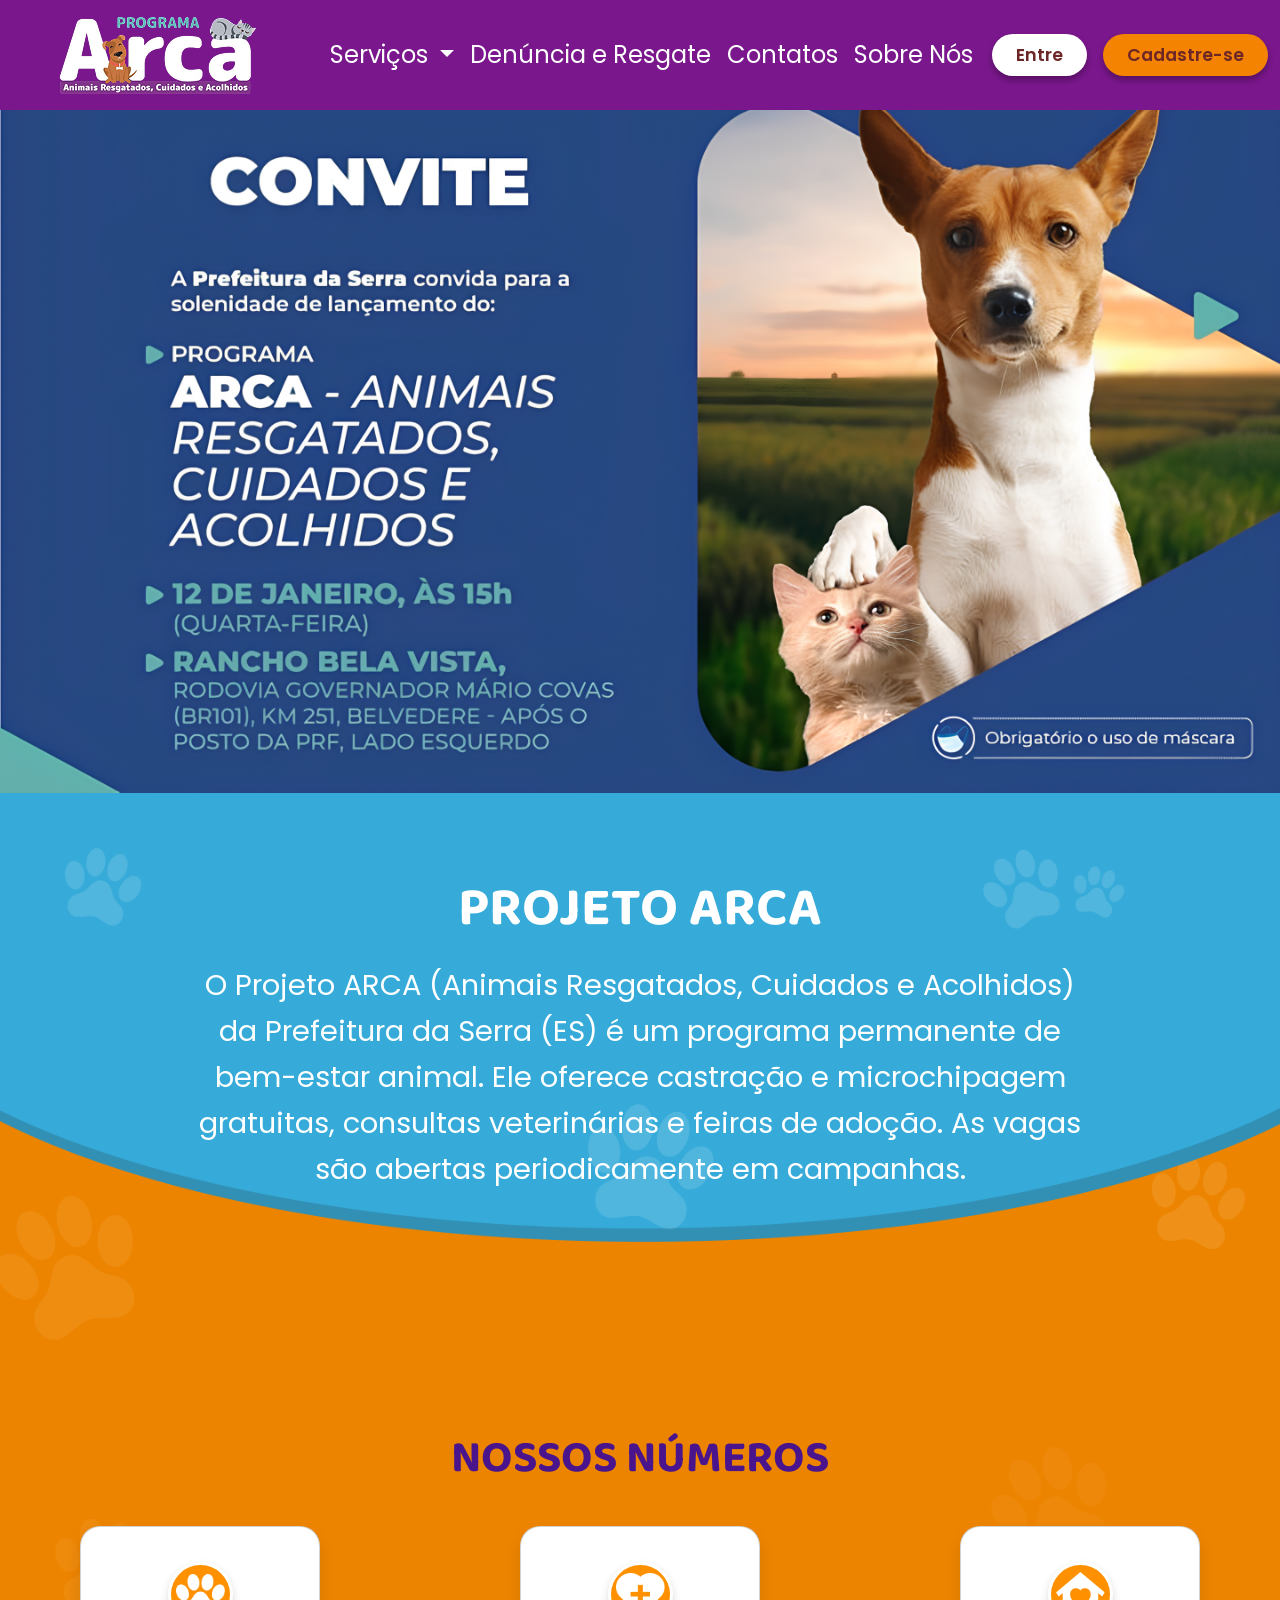
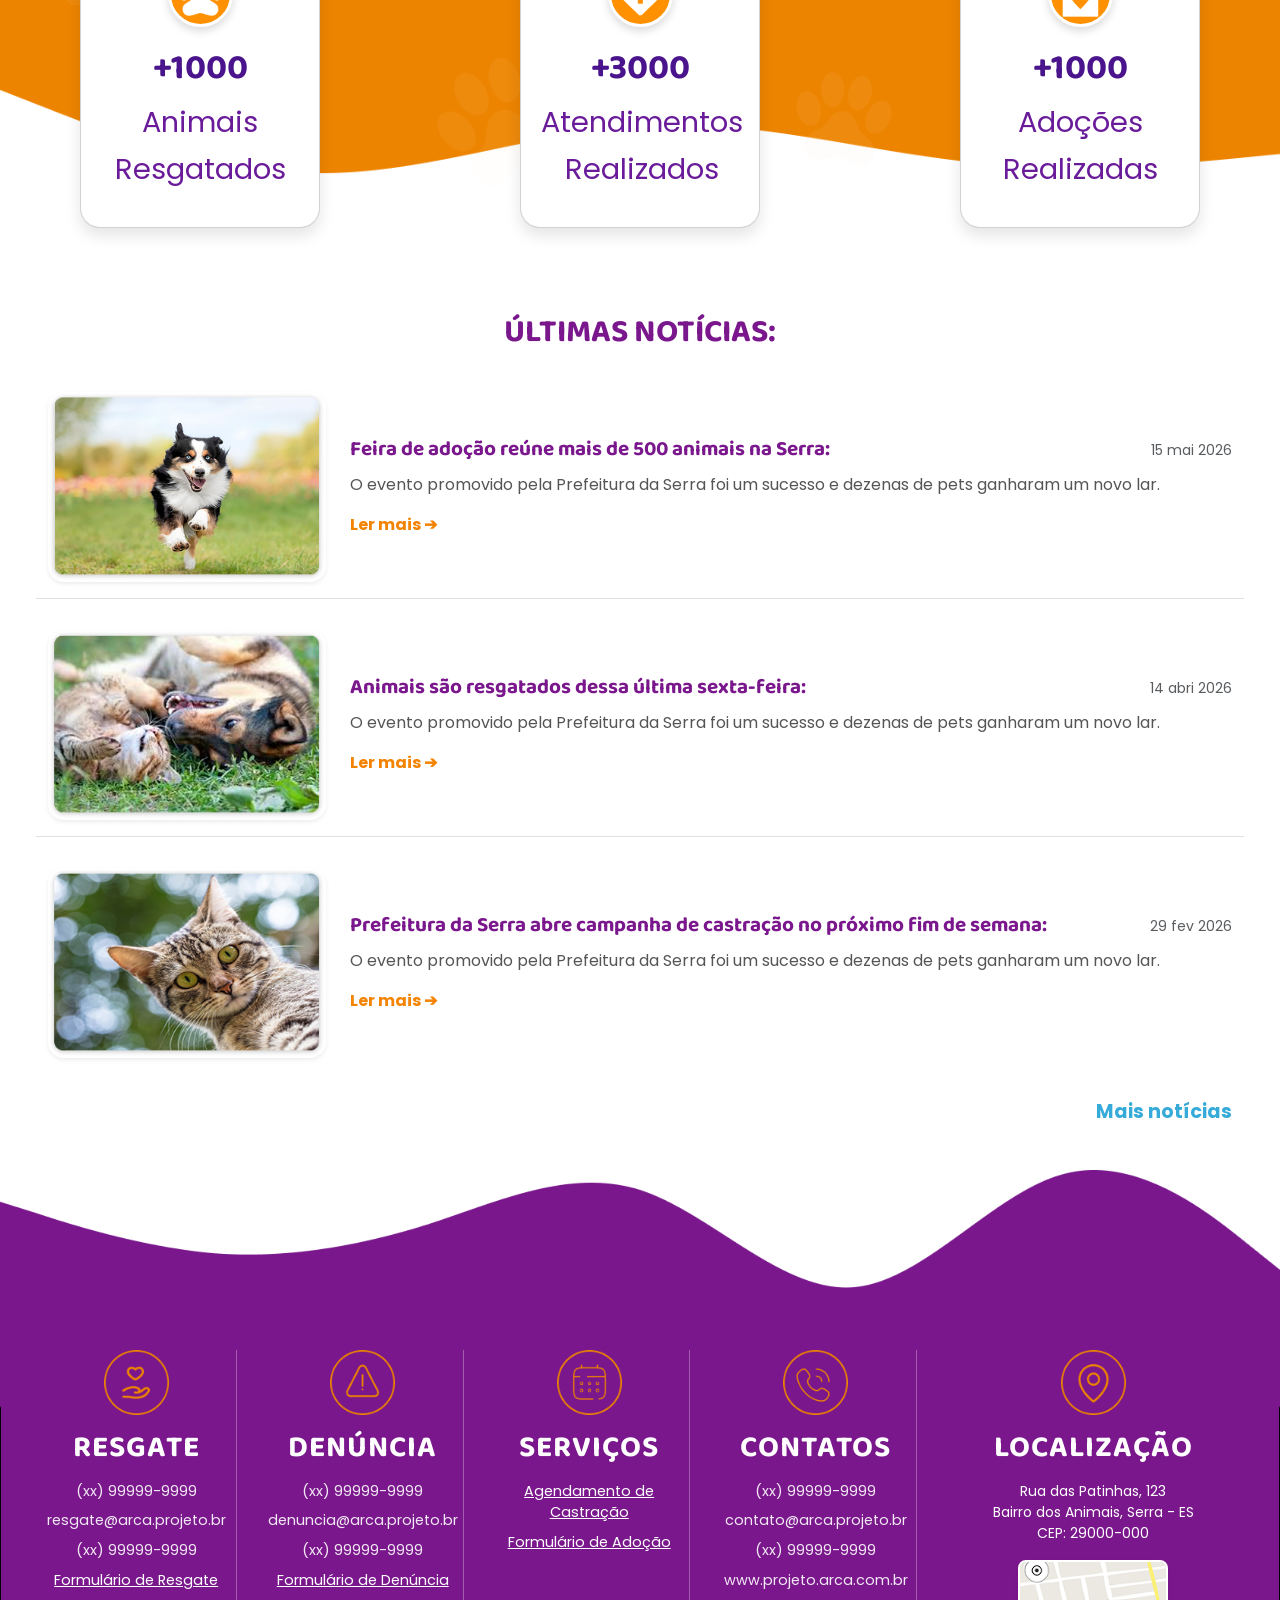
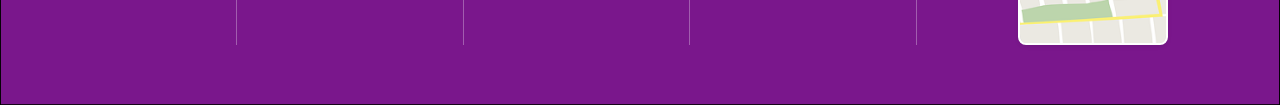
<file: index.html>
<!DOCTYPE html>
<html lang="pt-br">

<head>
  <meta charset="UTF-8">
  <meta name="viewport" content="width=device-width, initial-scale=1.0">
  <title>Projeto ARCA</title>


  <link rel="preconnect" href="https://fonts.googleapis.com">
  <link rel="preconnect" href="https://fonts.gstatic.com" crossorigin>
  <link href="https://fonts.googleapis.com/css2?family=Baloo+2:wght@400;600;700&display=swap" rel="stylesheet">

  <link rel="preconnect" href="https://fonts.googleapis.com">
  <link rel="preconnect" href="https://fonts.gstatic.com" crossorigin>
  <link
    href="https://fonts.googleapis.com/css2?family=Poppins:ital,wght@0,100;0,200;0,300;0,400;0,500;0,600;0,700;0,800;0,900;1,100;1,200;1,300;1,400;1,500;1,600;1,700;1,800;1,900&display=swap"
    rel="stylesheet">
  <link href="https://cdn.jsdelivr.net/npm/bootstrap@5.3.8/dist/css/bootstrap.min.css" rel="stylesheet"
    integrity="sha384-sRIl4kxILFvY47J16cr9ZwB07vP4J8+LH7qKQnuqkuIAvNWLzeN8tE5YBujZqJLB" crossorigin="anonymous">
  <link rel="stylesheet" href="style.css">
</head>

<body>

  <nav class="navbar navbar-expand-lg custom-nav fixed-top">
    <div class="container-fluid">
      <a class="navbar-brand" href="#"><img id="ARCA" src="img/ARCA_LOGO.png"></a>
      <button class="navbar-toggler" type="button" data-bs-toggle="collapse" data-bs-target="#navbarNavDropdown"
        aria-controls="navbarNavDropdown" aria-expanded="false" aria-label="Toggle navigation">
        <span class="navbar-toggler-icon"></span>
      </button>
      <div class="collapse navbar-collapse" id="navbarNavDropdown">
        <ul class="navbar-nav">
          <li class="nav-item dropdown">
            <a class="nav-link dropdown-toggle" href="#" role="button" data-bs-toggle="dropdown" aria-expanded="false">
              Serviços
            </a>
            <ul class="dropdown-menu">
              <li><a class="dropdown-item" href="#">Adoção</a></li>
              <li><a class="dropdown-item" href="">Castração</a></li>
            </ul>
          </li>
          <li class="nav-item">
            <a class="nav-link active" href="denuncia.html">Denúncia e Resgate</a>
          </li>
          <li class="nav-item">
            <a class="nav-link" href="#">Contatos</a>
          </li>
          <li class="nav-item">
            <a class="nav-link" href="#">Sobre Nós</a>
          </li>

        </ul>

        <div class="d-flex gap-3 ms-auto align-items-center">
          <a href="login.html" class="btn btn-login rounded-pill">Entre</a>

          <a href="cadastro.html" class="btn btn-cadastro rounded-pill">Cadastre-se</a>
        </div>

      </div>
    </div>
  </nav>

  <section id="home">
    <img class="w-100 d-block" src="img/foto_incial.png" alt="">
  </section>

  <section id="projeto">
    <h1>PROJETO ARCA</h1>
    <p>O Projeto ARCA (Animais Resgatados, Cuidados e Acolhidos) da Prefeitura da Serra (ES) é um programa permanente de
      bem-estar animal. Ele oferece castração e microchipagem gratuitas, consultas veterinárias e feiras de adoção. As
      vagas são abertas periodicamente em campanhas.</p>

    <h2> NOSSOS NÚMEROS </h2>

    <div class="container-cards">

      <div class="card">
        <div class="icone"><img id="pata" src="img/pata.png"></div>
        <h3>+1000</h3>
        <p>Animais Resgatados</p>
      </div>

      <div class="card">
        <div class="icone"><img id="coracao" src="img/coracao.png"></div>
        <h3>+3000</h3>
        <p>Atendimentos Realizados</p>
      </div>

      <div class="card">
        <div class="icone"><img id="casa" src="img/casa.png"></div>
        <h3>+1000</h3>
        <p>Adoções Realizadas</p>
      </div>
    </div>
  </section>
  <section id="noticias" class="py-5">
    <div class="container-fluid px-4 px-md-5">
      <h2 class="titulo-noticias mb-4">ÚLTIMAS NOTÍCIAS:</h2>

      <div class="fluxo-noticias">
        <div class="row noticia-item align-items-center py-3">
          <div class="col-md-3">
            <img src="img/cachorro.png" alt="Cachorro correndo" class="img-fluid rounded-4 shadow-sm mb-3 mb-md-0">
          </div>
          <div class="col-md-9 text-container">
            <div class="d-flex justify-content-between align-items-center mb-2">
              <h3>Feira de adoção reúne mais de 500 animais na Serra:</h3>
              <span class="text-muted small"> 15 mai 2026</span>
            </div>
            <p>O evento promovido pela Prefeitura da Serra foi um sucesso e dezenas de pets ganharam um novo lar.</p>
            <a href="#" class="ler-mais">Ler mais ➔</a>
          </div>
        </div>

        <div class="row noticia-item align-items-center py-3">
          <div class="col-md-3">
            <img src="img/cachorros.png" alt="Animais resgatados" class="img-fluid rounded-4 shadow-sm mb-3 mb-md-0">
          </div>
          <div class="col-md-9 text-container">
            <div class="d-flex justify-content-between align-items-center mb-2">
              <h3>Animais são resgatados dessa última sexta-feira:</h3>
              <span class="text-muted small"> 14 abri 2026</span>
            </div>
            <p>O evento promovido pela Prefeitura da Serra foi um sucesso e dezenas de pets ganharam um novo lar.</p>
            <a href="#" class="ler-mais">Ler mais ➔</a>
          </div>
        </div>

        <div class="row noticia-item align-items-center py-3">
          <div class="col-md-3">
            <img src="img/gato.png" alt="Gato olhando" class="img-fluid rounded-4 shadow-sm mb-3 mb-md-0">
          </div>
          <div class="col-md-9 text-container">
            <div class="d-flex justify-content-between align-items-center mb-2">
              <h3>Prefeitura da Serra abre campanha de castração no próximo fim de semana:</h3>
              <span class="text-muted small"> 29 fev 2026</span>
            </div>
            <p>O evento promovido pela Prefeitura da Serra foi um sucesso e dezenas de pets ganharam um novo lar.</p>
            <a href="#" class="ler-mais">Ler mais ➔</a>
          </div>
        </div>
      </div>

      <div class="text-end mt-4">
        <a href="#" class="mais-noticias">Mais notícias</a>
      </div>
    </div>
  </section>


  <section id="final">


    <footer class="footer-custom">
      <div class="container-fluid px-4 px-md-5">
        <div class="row g-4 text-center text-md-start justify-content-between">

          <div class="col-lg-2 col-md-4 col-sm-6 footer-col">
            <div class="footer-icon-circle">
              <img src="img/maocoracao.png">
            </div>
            <h5>RESGATE</h5>
            <ul class="list-unstyled">
              <li>(xx) 99999-9999</li>
              <li>resgate@arca.projeto.br</li>
              <li>(xx) 99999-9999</li>
              <li><a href="#">Formulário de Resgate</a></li>
            </ul>
          </div>

          <div class="col-lg-2 col-md-4 col-sm-6 footer-col">
            <div class="footer-icon-circle">
              <img src="img/warning.png">
            </div>
            <h5>DENÚNCIA</h5>
            <ul class="list-unstyled">
              <li>(xx) 99999-9999</li>
              <li>denuncia@arca.projeto.br</li>
              <li>(xx) 99999-9999</li>
              <li><a href="#">Formulário de Denúncia</a></li>
            </ul>
          </div>

          <div class="col-lg-2 col-md-4 col-sm-6 footer-col">
            <div class="footer-icon-circle">
              <img src="img/calendar.png">
            </div>
            <h5>SERVIÇOS</h5>
            <ul class="list-unstyled">
              <li><a href="#"> Agendamento de Castração</a></li>
              <li><a href="#"> Formulário de Adoção</a></li>
            </ul>
          </div>

          <div class="col-lg-2 col-md-4 col-sm-6 footer-col">
            <div class="footer-icon-circle">
              <img src="img/tel.png">
            </div>
            <h5>CONTATOS</h5>
            <ul class="list-unstyled">
              <li>(xx) 99999-9999</li>
              <li>contato@arca.projeto.br</li>
              <li>(xx) 99999-9999</li>
              <li>www.projeto.arca.com.br</li>
            </ul>
          </div>

          <div class="col-lg-3 col-md-4 col-sm-6 footer-col border-0">
            <div class="footer-icon-circle">
              <img src="img/point.png">
            </div>
            <h5>LOCALIZAÇÃO</h5>
            <p class="small mb-3">Rua das Patinhas, 123<br>Bairro dos Animais, Serra - ES<br>CEP: 29000-000</p>

            <div class="mapa-container rounded-3 shadow-sm mx-auto mx-md-0">
              <img src="img/MAPPA.png" alt="Mapa de Localização" class="mapa-img">
            </div>
          </div>

        </div>
      </div>
    </footer>

  </section>






  <script src="https://cdn.jsdelivr.net/npm/bootstrap@5.3.8/dist/js/bootstrap.bundle.min.js"
    integrity="sha384-FKyoEForCGlyvwx9Hj09JcYn3nv7wiPVlz7YYwJrWVcXK/BmnVDxM+D2scQbITxI"
    crossorigin="anonymous"></script>
</body>

</html>
</file>
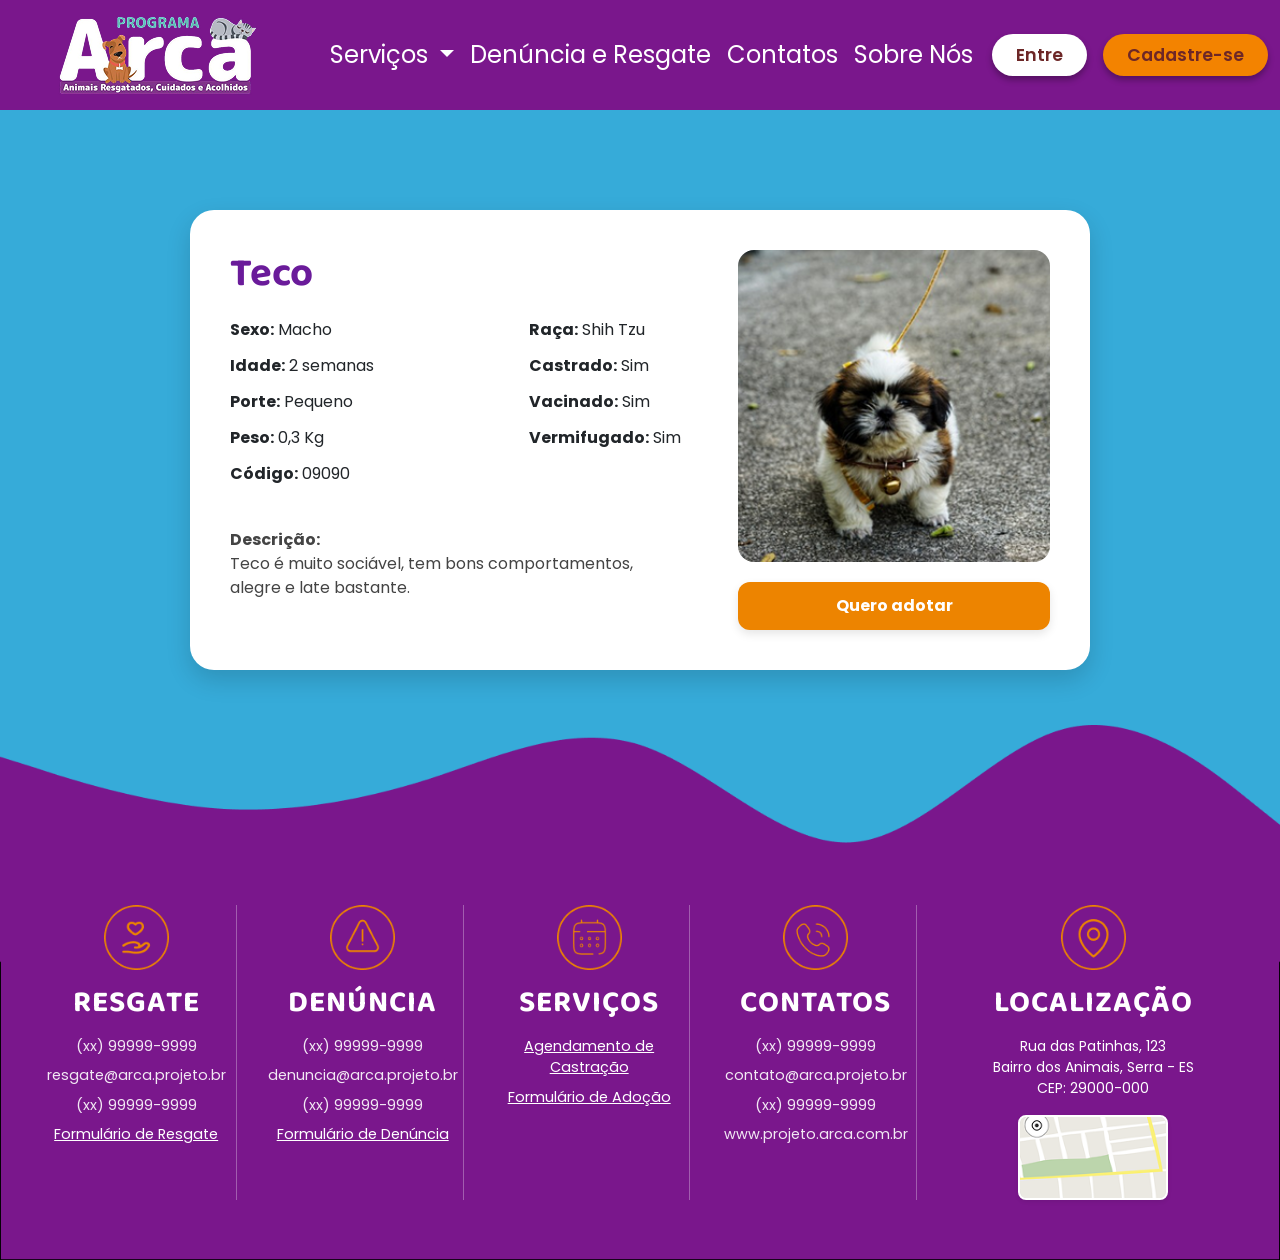
<file: adote.html>
<!DOCTYPE html>
<html>

<head>
    <meta name="viewport" content="width=device-width, initial-scale=1" />
    <meta charset="utf-8" />

    <link rel="stylesheet" href="style.css">



<title>Projeto ARCA</title>


<link rel="preconnect" href="https://fonts.googleapis.com">
<link rel="preconnect" href="https://fonts.gstatic.com" crossorigin>
<link href="https://fonts.googleapis.com/css2?family=Baloo+2:wght@400;600;700&display=swap" rel="stylesheet">

<link rel="preconnect" href="https://fonts.googleapis.com">
<link rel="preconnect" href="https://fonts.gstatic.com" crossorigin>
<link
    href="https://fonts.googleapis.com/css2?family=Poppins:ital,wght@0,100;0,200;0,300;0,400;0,500;0,600;0,700;0,800;0,900;1,100;1,200;1,300;1,400;1,500;1,600;1,700;1,800;1,900&display=swap"
    rel="stylesheet">
<link href="https://cdn.jsdelivr.net/npm/bootstrap@5.3.8/dist/css/bootstrap.min.css" rel="stylesheet"
    integrity="sha384-sRIl4kxILFvY47J16cr9ZwB07vP4J8+LH7qKQnuqkuIAvNWLzeN8tE5YBujZqJLB" crossorigin="anonymous">
<link rel="stylesheet" href="style.css">
</head>

<body>

    <nav class="navbar navbar-expand-lg custom-nav fixed-top">
        <div class="container-fluid">
            <a class="navbar-brand" href="#"><img id="ARCA" src="img/ARCA_LOGO.png"></a>
            <button class="navbar-toggler" type="button" data-bs-toggle="collapse" data-bs-target="#navbarNavDropdown"
                aria-controls="navbarNavDropdown" aria-expanded="false" aria-label="Toggle navigation">
                <span class="navbar-toggler-icon"></span>
            </button>
            <div class="collapse navbar-collapse" id="navbarNavDropdown">
                <ul class="navbar-nav">
                    <li class="nav-item dropdown">
                        <a class="nav-link dropdown-toggle" href="#" role="button" data-bs-toggle="dropdown"
                            aria-expanded="false">
                            Serviços
                        </a>
                        <ul class="dropdown-menu">
                            <li><a class="dropdown-item" href="#">Adoção</a></li>
                            <li><a class="dropdown-item" href="">Castração</a></li>
                        </ul>
                    </li>
                    <li class="nav-item">
                        <a class="nav-link active" href="denuncia.html">Denúncia e Resgate</a>
                    </li>
                    <li class="nav-item">
                        <a class="nav-link" href="#">Contatos</a>
                    </li>
                    <li class="nav-item">
                        <a class="nav-link" href="#">Sobre Nós</a>
                    </li>

                </ul>

                <div class="d-flex gap-3 ms-auto align-items-center">
                    <a href="login.html" class="btn btn-login rounded-pill">Entre</a>

                    <a href="cadastro.html" class="btn btn-cadastro rounded-pill">Cadastre-se</a>
                </div>

            </div>
        </div>
    </nav>



    <div class="meu-container-wrapper">
        <div class="meu-container">
            <div class="meu-card">

                <div class="info">
                    <h5>Teco</h5>

                    <div class="grid">
                        <div>
                            <p><strong>Sexo:</strong> Macho</p>
                            <p><strong>Idade:</strong> 2 semanas</p>
                            <p><strong>Porte:</strong> Pequeno</p>
                            <p><strong>Peso:</strong> 0,3 Kg</p>
                            <p><strong>Código:</strong> 09090</p>
                        </div>

                        <div>
                            <p><strong>Raça:</strong> Shih Tzu</p>
                            <p><strong>Castrado:</strong> Sim</p>
                            <p><strong>Vacinado:</strong> Sim</p>
                            <p><strong>Vermifugado:</strong> Sim</p>
                        </div>
                    </div>

                    <p class="descricao">
                        <strong>Descrição:</strong><br>
                        Teco é muito sociável, tem bons comportamentos, alegre e late bastante.
                    </p>
                </div>

                <div class="lado-direito">
                    <div class="imagem">
                        <img src="img/teco.png" alt="Teco">
                    </div>
                    <a href="formulário_adoção.html" class="meu-botao text-center text-decoration-none d-flex align-items-center justify-content-center">Quero adotar</a>
                </div>

            </div>
        </div>
    </div>



    <section id="final3">


        <footer class="footer-custom">
            <div class="container-fluid px-4 px-md-5">
                <div class="row g-4 text-center text-md-start justify-content-between">

                    <div class="col-lg-2 col-md-4 col-sm-6 footer-col">
                        <div class="footer-icon-circle">
                            <img src="img/maocoracao.png">
                        </div>
                        <h5>RESGATE</h5>
                        <ul class="list-unstyled">
                            <li>(xx) 99999-9999</li>
                            <li>resgate@arca.projeto.br</li>
                            <li>(xx) 99999-9999</li>
                            <li><a href="#">Formulário de Resgate</a></li>
                        </ul>
                    </div>

                    <div class="col-lg-2 col-md-4 col-sm-6 footer-col">
                        <div class="footer-icon-circle">
                            <img src="img/warning.png">
                        </div>
                        <h5>DENÚNCIA</h5>
                        <ul class="list-unstyled">
                            <li>(xx) 99999-9999</li>
                            <li>denuncia@arca.projeto.br</li>
                            <li>(xx) 99999-9999</li>
                            <li><a href="#">Formulário de Denúncia</a></li>
                        </ul>
                    </div>

                    <div class="col-lg-2 col-md-4 col-sm-6 footer-col">
                        <div class="footer-icon-circle">
                            <img src="img/calendar.png">
                        </div>
                        <h5>SERVIÇOS</h5>
                        <ul class="list-unstyled">
                            <li><a href="#"> Agendamento de Castração</a></li>
                            <li><a href="#"> Formulário de Adoção</a></li>
                        </ul>
                    </div>

                    <div class="col-lg-2 col-md-4 col-sm-6 footer-col">
                        <div class="footer-icon-circle">
                            <img src="img/tel.png">
                        </div>
                        <h5>CONTATOS</h5>
                        <ul class="list-unstyled">
                            <li>(xx) 99999-9999</li>
                            <li>contato@arca.projeto.br</li>
                            <li>(xx) 99999-9999</li>
                            <li>www.projeto.arca.com.br</li>
                        </ul>
                    </div>

                    <div class="col-lg-3 col-md-4 col-sm-6 footer-col border-0">
                        <div class="footer-icon-circle">
                            <img src="img/point.png">
                        </div>
                        <h5>LOCALIZAÇÃO</h5>
                        <p class="small mb-3">Rua das Patinhas, 123<br>Bairro dos Animais, Serra - ES<br>CEP: 29000-000
                        </p>

                        <div class="mapa-container rounded-3 shadow-sm mx-auto mx-md-0">
                            <img src="img/MAPPA.png" alt="Mapa de Localização" class="mapa-img">
                        </div>
                    </div>

                </div>
            </div>
        </footer>

    </section>






    <script src="https://cdn.jsdelivr.net/npm/bootstrap@5.3.8/dist/js/bootstrap.bundle.min.js"
        integrity="sha384-FKyoEForCGlyvwx9Hj09JcYn3nv7wiPVlz7YYwJrWVcXK/BmnVDxM+D2scQbITxI"
        crossorigin="anonymous"></script>






</body>

</html>
</file>
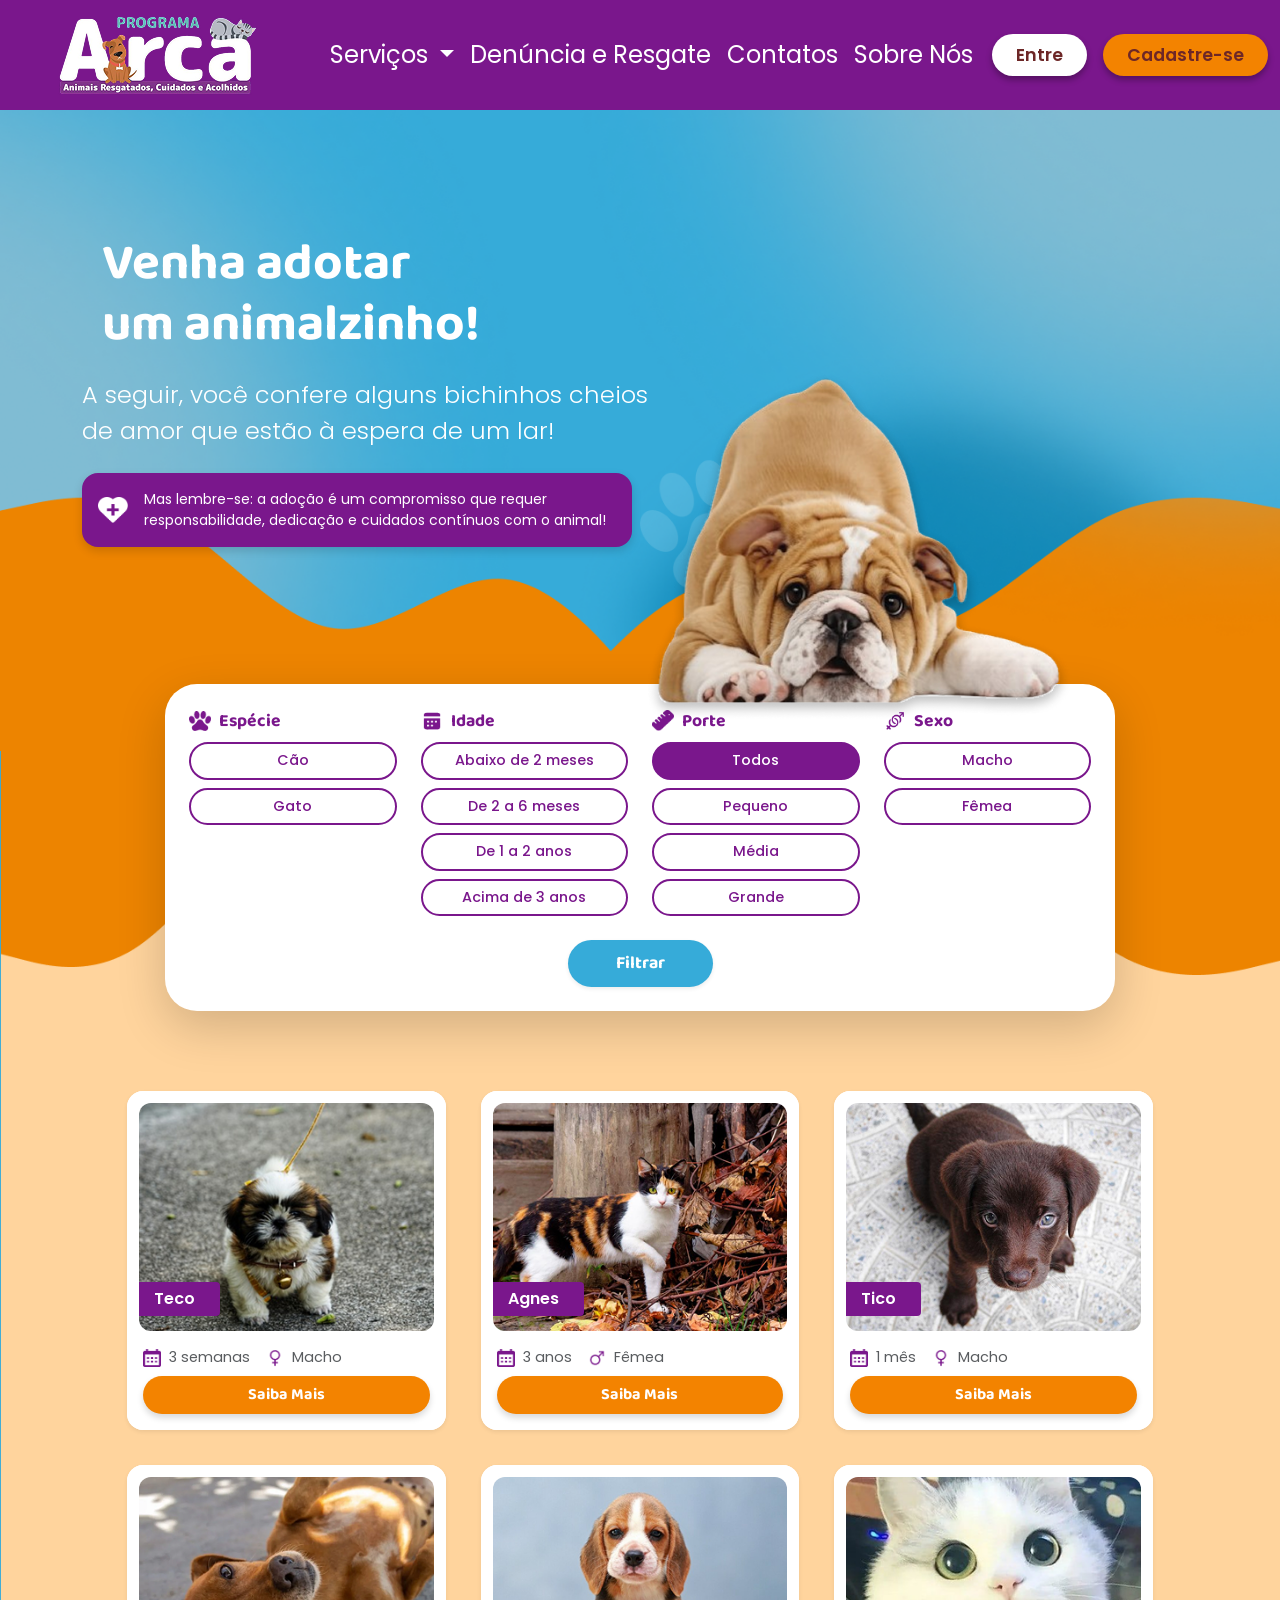
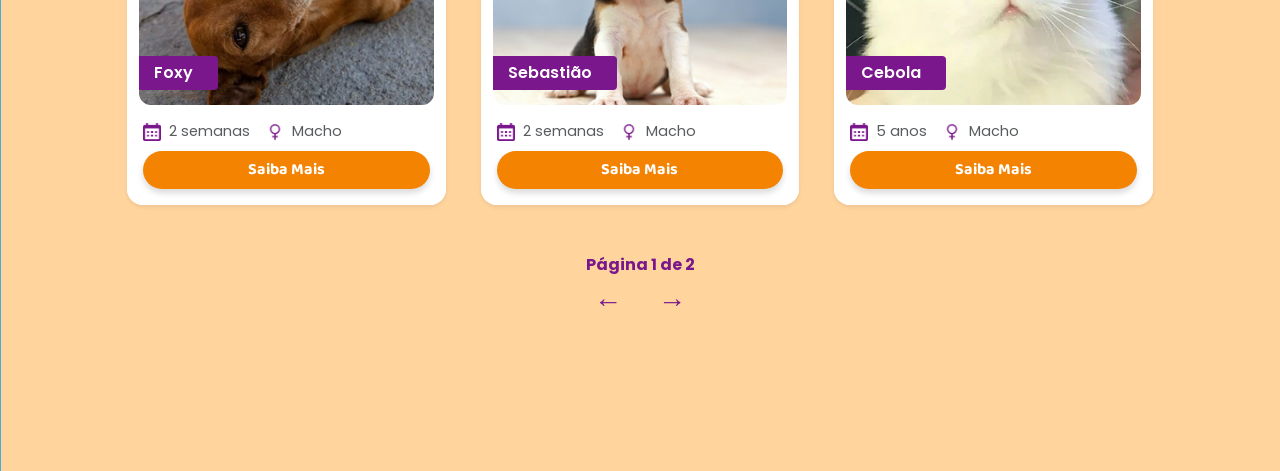
<file: adoção.html>
<!DOCTYPE html>
<html lang="pt-br">

<head>
  <meta charset="UTF-8">
  <meta name="viewport" content="width=device-width, initial-scale=1.0">
  <title>Adoção - Projeto ARCA</title>

  <!-- Google Fonts -->
  <link rel="preconnect" href="https://fonts.googleapis.com">
  <link rel="preconnect" href="https://fonts.gstatic.com" crossorigin>
  <link href="https://fonts.googleapis.com/css2?family=Baloo+2:wght@400;600;700&display=swap" rel="stylesheet">
  <link href="https://fonts.googleapis.com/css2?family=Poppins:wght@300;400;500;600;700&display=swap" rel="stylesheet">

  <!-- Bootstrap 5 -->
  <link href="https://cdn.jsdelivr.net/npm/bootstrap@5.3.8/dist/css/bootstrap.min.css" rel="stylesheet"
    integrity="sha384-sRIl4kxILFvY47J16cr9ZwB07vP4J8+LH7qKQnuqkuIAvNWLzeN8tE5YBujZqJLB" crossorigin="anonymous">

  <!-- Seus Estilos -->
  <link rel="stylesheet" href="style.css">
</head>

<body>

  <!-- NAVBAR (Mantida igual à original) -->
  <nav class="navbar navbar-expand-lg custom-nav fixed-top">
    <div class="container-fluid">
      <a class="navbar-brand" href="index.html"><img id="ARCA" src="img/ARCA_LOGO.png" alt="ARCA LOGO"></a>
      <button class="navbar-toggler" type="button" data-bs-toggle="collapse" data-bs-target="#navbarNavDropdown"
        aria-controls="navbarNavDropdown" aria-expanded="false" aria-label="Toggle navigation">
        <span class="navbar-toggler-icon"></span>
      </button>
      <div class="collapse navbar-collapse" id="navbarNavDropdown">
        <ul class="navbar-nav">
          <li class="nav-item dropdown">
            <a class="nav-link dropdown-toggle" href="#" role="button" data-bs-toggle="dropdown" aria-expanded="false">
              Serviços
            </a>
            <ul class="dropdown-menu">
              <li><a class="dropdown-item active" href="adocao.html">Adoção</a></li>
              <li><a class="dropdown-item" href="#">Castração</a></li>
            </ul>
          </li>
          <li class="nav-item">
            <a class="nav-link" href="denuncia.html">Denúncia e Resgate</a>
          </li>
          <li class="nav-item">
            <a class="nav-link" href="#">Contatos</a>
          </li>
          <li class="nav-item">
            <a class="nav-link" href="#">Sobre Nós</a>
          </li>
        </ul>
        <div class="d-flex gap-3 ms-auto align-items-center">
          <a href="login.html" class="btn btn-login rounded-pill">Entre</a>
          <a href="cadastro.html" class="btn btn-cadastro rounded-pill">Cadastre-se</a>
        </div>
      </div>
    </div>
  </nav>

  <!-- SECTION 1: TOPO AZUL (Banner de Entrada + Elementos Flutuantes) -->
  <section id="adocao-banner">
    <div class="container text-white">
      <div class="row align-items-center position-relative">

        <!-- Textos Principais -->
        <div class="col-lg-7 text-start mt-4">
          <h1 class="text-start display-4 fw-bold font-baloo banner-titulo">Venha adotar<br>um animalzinho!</h1>
          <p class="fs-4 lead banner-subtitulo">A seguir, você confere alguns bichinhos cheios de amor que estão à
            espera de um lar!</p>

          <div class="alerta-responsabilidade d-flex align-items-center gap-3 p-3 my-4 rounded-4">
            <img src="img/coracao.png" alt="Coração" width="30">
            <small>Mas lembre-se: a adoção é um compromisso que requer responsabilidade, dedicação e cuidados contínuos
              com o animal!</small>
          </div>
        </div>

        <!-- Imagem do Cachorrinho do Banner -->
        <div class="col-lg-5 text-end d-none d-lg-block img-container-dog">
          <img src="img/dogao 1.png" alt="Cachorrinho do Banner" class="img-fluid pet-banner-img">
        </div>

      </div>
    </div>
    <div class="container container-filtros-wrapper">
      <div class="card-filtros bg-white p-4 rounded-5 shadow-lg mx-auto">
        <form id="filter-form">
          <div class="row g-4 text-start">

            <div class="col-md-3 col-sm-6">
              <span class="filtro-titulo font-baloo d-flex align-items-center gap-2 mb-2">
                <img src="img/pat.png" alt="Ícone Espécie" class="icon-filtro-card"> Espécie
              </span>
              <div class="d-flex flex-column gap-2">
                <input type="radio" class="btn-check" name="especie" id="esp-cao" autocomplete="off">
                <label class="btn btn-outline-filtro rounded-pill" for="esp-cao">Cão</label>
                <input type="radio" class="btn-check" name="especie" id="esp-gato" autocomplete="off">
                <label class="btn btn-outline-filtro rounded-pill" for="esp-gato">Gato</label>
              </div>
            </div>

            <div class="col-md-3 col-sm-6">
              <span class="filtro-titulo font-baloo d-flex align-items-center gap-2 mb-2">
                <img src="img/Simplification.png" alt="Ícone Idade" class="icon-filtro-card"> Idade
              </span>
              <div class="d-flex flex-column gap-2">
                <input type="radio" class="btn-check" name="idade" id="id-1" autocomplete="off">
                <label class="btn btn-outline-filtro rounded-pill" for="id-1">Abaixo de 2 meses</label>
                <input type="radio" class="btn-check" name="idade" id="id-2" autocomplete="off">
                <label class="btn btn-outline-filtro rounded-pill" for="id-2">De 2 a 6 meses</label>
                <input type="radio" class="btn-check" name="idade" id="id-3" autocomplete="off">
                <label class="btn btn-outline-filtro rounded-pill" for="id-3">De 1 a 2 anos</label>
                <input type="radio" class="btn-check" name="idade" id="id-4" autocomplete="off">
                <label class="btn btn-outline-filtro rounded-pill" for="id-4">Acima de 3 anos</label>
              </div>
            </div>

            <div class="col-md-3 col-sm-6">
              <span class="filtro-titulo font-baloo d-flex align-items-center gap-2 mb-2">
                <img src="img/tag.png" alt="Ícone Porte" class="icon-filtro-card"> Porte
              </span>
              <div class="d-flex flex-column gap-2">
                <input type="radio" class="btn-check" name="porte" id="pt-todos" autocomplete="off" checked>
                <label class="btn btn-outline-filtro rounded-pill" for="pt-todos">Todos</label>
                <input type="radio" class="btn-check" name="porte" id="pt-pequeno" autocomplete="off">
                <label class="btn btn-outline-filtro rounded-pill" for="pt-pequeno">Pequeno</label>
                <input type="radio" class="btn-check" name="porte" id="pt-medio" autocomplete="off">
                <label class="btn btn-outline-filtro rounded-pill" for="pt-medio">Média</label>
                <input type="radio" class="btn-check" name="porte" id="pt-grande" autocomplete="off">
                <label class="btn btn-outline-filtro rounded-pill" for="pt-grande">Grande</label>
              </div>
            </div>

            <div class="col-md-3 col-sm-6">
              <span class="filtro-titulo font-baloo d-flex align-items-center gap-2 mb-2">
                <img src="img/dna.png" alt="Ícone Sexo" class="icon-filtro-card"> Sexo
              </span>
              <div class="d-flex flex-column gap-2">
                <input type="radio" class="btn-check" name="sexo" id="sx-macho" autocomplete="off">
                <label class="btn btn-outline-filtro rounded-pill" for="sx-macho">Macho</label>
                <input type="radio" class="btn-check" name="sexo" id="sx-femea" autocomplete="off">
                <label class="btn btn-outline-filtro rounded-pill" for="sx-femea">Fêmea</label>
              </div>
            </div>

          </div>

          <div class="text-center mt-4">
            <button type="submit" class="btn btn-filtrar-submit px-5 rounded-pill shadow-sm">
              Filtrar
            </button>
          </div>
        </form>
      </div>
    </div>
  </section>

  <!-- SECTION 2: MIOLO CREME (Grade de Animais e Paginação) -->
  <section id="vitrine-animais">
    <div class="container custom-cards-grid">

      <!-- Card 1: Teco -->
      <div class="pet-card-item bg-white shadow-sm rounded-4 overflow-hidden">
        <div class="position-relative img-wrapper">
          <img src="img/teco.png" alt="Teco" class="w-100 pet-img">
          <span class="badge-tag">Teco</span>
        </div>
        <div class="p-3 text-start pet-info-box">
          <p class="mb-2 info-text text-muted d-flex align-items-center gap-2">
            <img src="img/calendario.png" alt="Idade" class="icon-vitrine"> 3 semanas
            <img src="img/macho.png" alt="Macho" class="icon-vitrine ms-2"> Macho
          </p>
          <a href="adote.html" class="btn btn-saiba-mais w-100 rounded-pill font-baloo">Saiba Mais</a>
        </div>
      </div>

      <!-- Card 2: Agnes -->
      <div class="pet-card-item bg-white shadow-sm rounded-4 overflow-hidden">
        <div class="position-relative img-wrapper">
          <img src="img/agnes.png" alt="Agnes" class="w-100 pet-img">
          <span class="badge-tag">Agnes</span>
        </div>
        <div class="p-3 text-start pet-info-box">
          <p class="mb-2 info-text text-muted d-flex align-items-center gap-2">
            <img src="img/calendario.png" alt="Idade" class="icon-vitrine"> 3 anos
            <img src="img/femea.png" alt="Fêmea" class="icon-vitrine ms-2"> Fêmea
          </p>
          <a href="#" class="btn btn-saiba-mais w-100 rounded-pill font-baloo">Saiba Mais</a>
        </div>
      </div>

      <!-- Card 3: Tico -->
      <div class="pet-card-item bg-white shadow-sm rounded-4 overflow-hidden">
        <div class="position-relative img-wrapper">
          <img src="img/tico.png" alt="Tico" class="w-100 pet-img">
          <span class="badge-tag">Tico</span>
        </div>
        <div class="p-3 text-start pet-info-box">
          <p class="mb-2 info-text text-muted d-flex align-items-center gap-2">
            <img src="img/calendario.png" alt="Idade" class="icon-vitrine"> 1 mês
            <img src="img/macho.png" alt="Macho" class="icon-vitrine ms-2"> Macho
          </p>
          <a href="#" class="btn btn-saiba-mais w-100 rounded-pill font-baloo">Saiba Mais</a>
        </div>
      </div>

      <!-- Card 4: Foxy -->
      <div class="pet-card-item bg-white shadow-sm rounded-4 overflow-hidden">
        <div class="position-relative img-wrapper">
          <img src="img/foxy.png" alt="Foxy" class="w-100 pet-img">
          <span class="badge-tag">Foxy</span>
        </div>
        <div class="p-3 text-start pet-info-box">
          <p class="mb-2 info-text text-muted d-flex align-items-center gap-2">
            <img src="img/calendario.png" alt="Idade" class="icon-vitrine"> 2 semanas
            <img src="img/macho.png" alt="Macho" class="icon-vitrine ms-2"> Macho
          </p>
          <a href="#" class="btn btn-saiba-mais w-100 rounded-pill font-baloo">Saiba Mais</a>
        </div>
      </div>

      <!-- Card 5: Sebastião -->
      <div class="pet-card-item bg-white shadow-sm rounded-4 overflow-hidden">
        <div class="position-relative img-wrapper">
          <img src="img/sebastiao.png" alt="Sebastião" class="w-100 pet-img">
          <span class="badge-tag">Sebastião</span>
        </div>
        <div class="p-3 text-start pet-info-box">
          <p class="mb-2 info-text text-muted d-flex align-items-center gap-2">
            <img src="img/calendario.png" alt="Idade" class="icon-vitrine"> 2 semanas
            <img src="img/macho.png" alt="Macho" class="icon-vitrine ms-2"> Macho
          </p>
          <a href="#" class="btn btn-saiba-mais w-100 rounded-pill font-baloo">Saiba Mais</a>
        </div>
      </div>

      <!-- Card 6: Cebola -->
      <div class="pet-card-item bg-white shadow-sm rounded-4 overflow-hidden">
        <div class="position-relative img-wrapper">
          <img src="img/cebola.png" alt="Cebola" class="w-100 pet-img">
          <span class="badge-tag">Cebola</span>
        </div>
        <div class="p-3 text-start pet-info-box">
          <p class="mb-2 info-text text-muted d-flex align-items-center gap-2">
            <img src="img/calendario.png" alt="Idade" class="icon-vitrine"> 5 anos
            <img src="img/macho.png" alt="Macho" class="icon-vitrine ms-2"> Macho
          </p>
          <a href="#" class="btn btn-saiba-mais w-100 rounded-pill font-baloo">Saiba Mais</a>
        </div>
      </div>

    </div>

    <!-- Paginação da Vitrine -->
    <div
      class="container text-center my-5 d-flex flex-column align-items-center justify-content-center pagination-section">
      <span class="text-purple fw-bold mb-1">Página 1 de 2</span>
      <div class="pagination-arrows">
        <a href="#" class="text-purple fs-3 mx-3 text-decoration-none">←</a>
        <a href="#" class="text-purple fs-3 mx-3 text-decoration-none">→</a>
      </div>
    </div>
  </section>

  <!-- Bootstrap Bundle JS -->
  <script src="https://cdn.jsdelivr.net/npm/bootstrap@5.3.8/dist/js/bootstrap.bundle.min.js"
    integrity="sha384-FKyoEForCGlyvwx9Hj09JcYn3nv7wiPVlz7YYwJrWVcXK/BmnVDxM+D2scQbITxI"
    crossorigin="anonymous"></script>
</body>

</html>
</file>
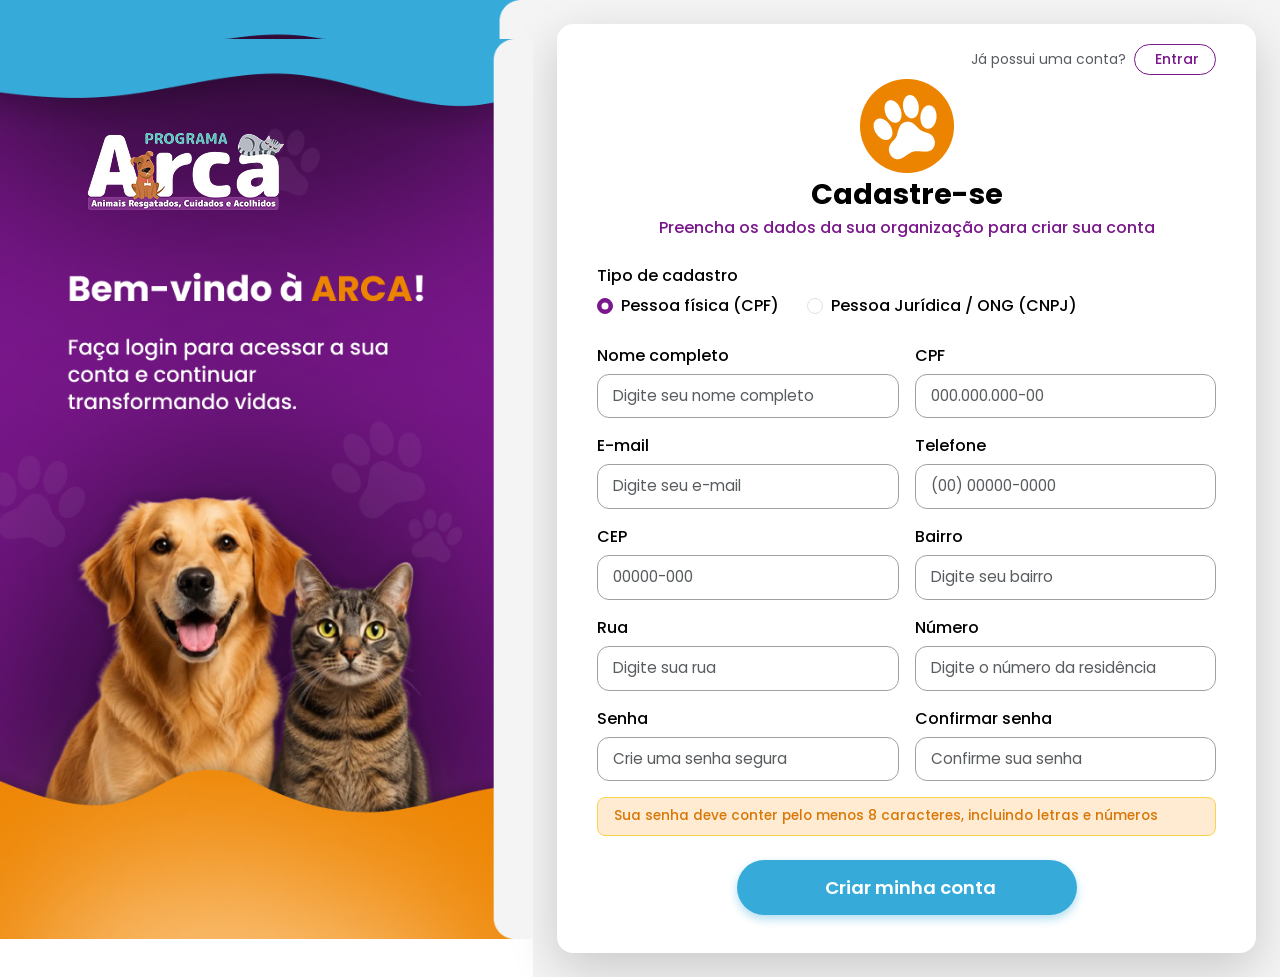
<file: cadastro-pf.html>
<!DOCTYPE html>
<html lang="en">
<head>
    <meta charset="UTF-8">
    <meta name="viewport" content="width=device-width, initial-scale=1.0">
    <title>CADASTRO ARCA</title>

 <link rel="preconnect" href="https://fonts.googleapis.com">
    <link rel="preconnect" href="https://fonts.gstatic.com" crossorigin>
    <link href="https://fonts.googleapis.com/css2?family=Baloo+2:wght@400;600;700&display=swap" rel="stylesheet">

    <link rel="preconnect" href="https://fonts.googleapis.com">
    <link rel="preconnect" href="https://fonts.gstatic.com" crossorigin>
    <link
        href="https://fonts.googleapis.com/css2?family=Poppins:ital,wght@0,100;0,200;0,300;0,400;0,500;0,600;0,700;0,800;0,900;1,100;1,200;1,300;1,400;1,500;1,600;1,700;1,800;1,900&display=swap"
        rel="stylesheet">
    <link href="https://cdn.jsdelivr.net/npm/bootstrap@5.3.8/dist/css/bootstrap.min.css" rel="stylesheet"
        integrity="sha384-sRIl4kxILFvY47J16cr9ZwB07vP4J8+LH7qKQnuqkuIAvNWLzeN8tE5YBujZqJLB" crossorigin="anonymous">
    <link rel="stylesheet" href="login.css">


</head>

<body>

    <div class="container-fluid d-flex justify-content-center justify-content-md-end align-items-center min-vh-100 p-0">

        <!-- METADE ESQUERDA: Texto customizado para CPF e Logo Superior Clicável -->
        <div class="col-12 col-md-5 metade-esquerda-fundo">
            <a href="index.html" class="logo-superior-esquerda">
                <img src="img/ARCA_LOGO.png" alt="Logo do Programa Arca">
            </a>
            
            <!-- Se você tiver os textos inseridos via HTML na coluna roxa, altere para o novo subtítulo: -->
            <!-- <p class="texto-secundario-fundo">Cadastre e faça parte dessa rede de solidariedade.</p> -->
        </div>

        <!-- METADE DIREITA: Formulário de Cadastro CPF -->
        <div class="col-12 col-md-7 metade-direita-login d-flex align-items-center justify-content-center p-4">

            <div class="card-login card-cadastro p-4 p-md-5 rounded-4 shadow-lg text-center">

                <!-- Botão Superior "Já possui uma conta? Entrar" -->
                <div class="d-flex justify-content-end align-items-center mb-3 gap-2 header-cadastro">
                    <span class="small text-muted">Já possui uma conta?</span>
                    <a href="login.html" class="btn btn-outline-purple btn-sm rounded-pill px-3">
                        <i class="bi bi-box-arrow-in-right me-1"></i> Entrar
                    </a>
                </div>

                <!-- Ícone da Patinha Central -->
                <div class="logo-login mx-auto mb-3">
                    <img src="img/patafundo.png" alt="Logo Patinha">
                </div>

                <h2 class="titulo-login mb-1">Cadastre-se</h2>
                <p class="subtitulo-login mb-4">Preencha os dados da sua organização para criar sua conta</p>

                <form>
                    <!-- SEÇÃO: Tipo de Cadastro (Radio Buttons - CPF selecionado por padrão) -->
                    <div class="mb-4 text-start">
                        <label class="form-label label-custom d-block">Tipo de cadastro</label>
                        <div class="form-check form-check-inline me-4">
                            <input class="form-check-input radio-custom" type="radio" name="tipoCadastro" id="pf" value="PF" checked onclick="irParaCadastro('pf')">
                            <label class="form-check-label label-radio" for="pf">Pessoa física (CPF)</label>
                        </div>
                        <div class="form-check form-check-inline">
                            <input class="form-check-input radio-custom" type="radio" name="tipoCadastro" id="pj" value="PJ" onclick="irParaCadastro('pj')">
                            <label class="form-check-label label-radio" for="pj">Pessoa Jurídica / ONG (CNPJ)</label>
                        </div>
                    </div>

                    <!-- LINHA 1: Nome Completo e CPF -->
                    <div class="row g-3 mb-3 text-start">
                        <div class="col-12 col-md-6">
                            <label for="nomeCompleto" class="form-label label-custom">Nome completo</label>
                            <input type="text" id="nomeCompleto" class="form-control input-custom-clean" placeholder="Digite seu nome completo" required>
                        </div>
                        <div class="col-12 col-md-6">
                            <label for="cpf" class="form-label label-custom">CPF</label>
                            <input type="text" id="cpf" class="form-control input-custom-clean" placeholder="000.000.000-00" required>
                        </div>
                    </div>

                    <!-- LINHA 2: E-mail e Telefone -->
                    <div class="row g-3 mb-3 text-start">
                        <div class="col-12 col-md-6">
                            <label for="email" class="form-label label-custom">E-mail</label>
                            <input type="email" id="email" class="form-control input-custom-clean" placeholder="Digite seu e-mail" required>
                        </div>
                        <div class="col-12 col-md-6">
                            <label for="telefone" class="form-label label-custom">Telefone</label>
                            <input type="tel" id="telefone" class="form-control input-custom-clean" placeholder="(00) 00000-0000" required>
                        </div>
                    </div>

                    <!-- LINHA 3: CEP (Com ícone de lupa) e Bairro -->
                    <div class="row g-3 mb-3 text-start">
                        <div class="col-12 col-md-6">
                            <label for="cep" class="form-label label-custom">CEP</label>
                            <div class="position-relative d-flex align-items-center">
                                <input type="text" id="cep" class="form-control input-custom-clean pe-5" placeholder="00000-000" required>
                                <i class="bi bi-search position-absolute" style="right: 15px; color: #a0a0a0; cursor: pointer;"></i>
                            </div>
                        </div>
                        <div class="col-12 col-md-6">
                            <label for="bairro" class="form-label label-custom">Bairro</label>
                            <input type="text" id="bairro" class="form-control input-custom-clean" placeholder="Digite seu bairro" required>
                        </div>
                    </div>

                    <!-- LINHA 4: Rua e Número -->
                    <div class="row g-3 mb-3 text-start">
                        <div class="col-12 col-md-6">
                            <label for="rua" class="form-label label-custom">Rua</label>
                            <input type="text" id="rua" class="form-control input-custom-clean" placeholder="Digite sua rua" required>
                        </div>
                        <div class="col-12 col-md-6">
                            <label for="numero" class="form-label label-custom">Número</label>
                            <input type="text" id="numero" class="form-control input-custom-clean" placeholder="Digite o número da residência" required>
                        </div>
                    </div>

                    <!-- LINHA 5: Senha e Confirmar Senha -->
                    <div class="row g-3 mb-3 text-start">
                        <div class="col-12 col-md-6">
                            <label for="senha" class="form-label label-custom">Senha</label>
                            <div class="position-relative">
                                <input type="password" id="senha" class="form-control input-custom-clean pe-5" placeholder="Crie uma senha segura" required>
                                <i class="bi bi-eye-slash icon-senha-toggle"></i>
                            </div>
                        </div>
                        <div class="col-12 col-md-6">
                            <label for="confirmarSenha" class="form-label label-custom">Confirmar senha</label>
                            <div class="position-relative">
                                <input type="password" id="confirmarSenha" class="form-control input-custom-clean pe-5" placeholder="Confirme sua senha" required>
                                <i class="bi bi-eye-slash icon-senha-toggle"></i>
                            </div>
                        </div>
                    </div>

                    <!-- Alerta de Requisitos da Senha -->
                    <div class="alert-senha mb-4 text-start p-2 rounded-3 d-flex align-items-center gap-2">
                        <i class="bi bi-shield-lock-fill"></i>
                        <span>Sua senha deve conter pelo menos 8 caracteres, incluindo letras e números</span>
                    </div>

                    <!-- Botão de Cadastro Finalizado -->
                    <button type="submit" class="btn btn-entrar btn-entrar-curto rounded-pill py-2 mb-2 d-flex align-items-center justify-content-center gap-2 mx-auto">
                        <i class="bi bi-person-plus"></i> Criar minha conta
                    </button>
                </form>

            </div>
        </div>
    </div>

    <!-- Script de controle de tipo de cadastro (Invertido para monitorar a volta para PJ) -->
    <script>
        function irParaCadastro(tipo) {
            if (tipo === 'pf') {
                window.location.href = 'cadastro-pf.html';
            } else if (tipo === 'pj') {
                window.location.href = 'cadastro.html'; // Retorna para a página de ONG
            }
        }
    </script>

    <script src="https://cdn.jsdelivr.net/npm/bootstrap@5.3.8/dist/js/bootstrap.bundle.min.js"></script>
</body>

</html>
</file>
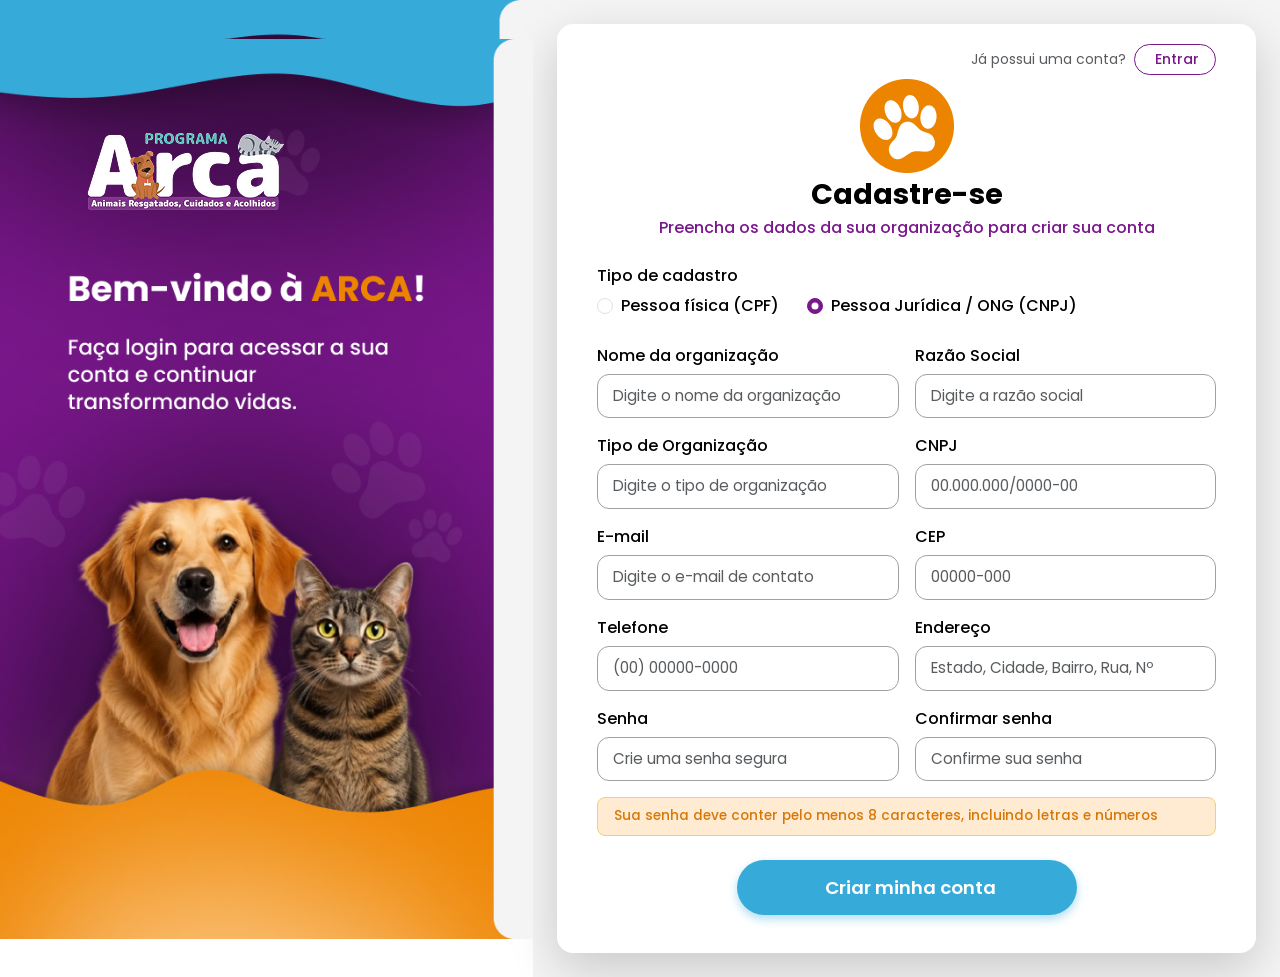
<file: cadastro.html>
<!DOCTYPE html>
<html lang="en">

<head>
    <meta charset="UTF-8">
    <meta name="viewport" content="width=device-width, initial-scale=1.0">
    <title>CADASTRO ARCA</title>

    <link rel="preconnect" href="https://fonts.googleapis.com">
    <link rel="preconnect" href="https://fonts.gstatic.com" crossorigin>
    <link href="https://fonts.googleapis.com/css2?family=Baloo+2:wght@400;600;700&display=swap" rel="stylesheet">

    <link rel="preconnect" href="https://fonts.googleapis.com">
    <link rel="preconnect" href="https://fonts.gstatic.com" crossorigin>
    <link
        href="https://fonts.googleapis.com/css2?family=Poppins:ital,wght@0,100;0,200;0,300;0,400;0,500;0,600;0,700;0,800;0,900;1,100;1,200;1,300;1,400;1,500;1,600;1,700;1,800;1,900&display=swap"
        rel="stylesheet">
    <link href="https://cdn.jsdelivr.net/npm/bootstrap@5.3.8/dist/css/bootstrap.min.css" rel="stylesheet"
        integrity="sha384-sRIl4kxILFvY47J16cr9ZwB07vP4J8+LH7qKQnuqkuIAvNWLzeN8tE5YBujZqJLB" crossorigin="anonymous">
    <link rel="stylesheet" href="login.css">


</head>

<body>

   <div class="container-fluid d-flex justify-content-center justify-content-md-end align-items-center min-vh-100 p-0">

        <div class="col-12 col-md-5 metade-esquerda-fundo">
            <a href="index.html" class="logo-superior-esquerda">
                <img src="img/ARCA_LOGO.png" alt="Logo do Programa Arca">
            </a>
        </div>

        <div class="col-12 col-md-7 metade-direita-login d-flex align-items-center justify-content-center p-4">

            <div class="card-login card-cadastro p-4 p-md-5 rounded-4 shadow-lg text-center">

                <div class="d-flex justify-content-end align-items-center mb-3 gap-2 header-cadastro">
                    <span class="small text-muted">Já possui uma conta?</span>
                    <a href="login.html" class="btn btn-outline-purple btn-sm rounded-pill px-3">
                        <i class="bi bi-box-arrow-in-right me-1"></i> Entrar
                    </a>
                </div>

                <div class="logo-login mx-auto mb-3">
                    <img src="img/patafundo.png" alt="Logo Patinha">
                </div>

                <h2 class="titulo-login mb-1">Cadastre-se</h2>
                <p class="subtitulo-login mb-4">Preencha os dados da sua organização para criar sua conta</p>

                <form>
                    <div class="mb-4 text-start">
                        <label class="form-label label-custom d-block">Tipo de cadastro</label>
                        <div class="form-check form-check-inline me-4">
                            <input class="form-check-input radio-custom" type="radio" name="tipoCadastro" id="pf" value="PF" onclick="irParaCadastro('pf')" >
                            <a href="CPF.html"><label class="form-check-label label-radio" for="pf">Pessoa física (CPF)</label></a>
                        </div>
                        <div class="form-check form-check-inline">
                            <input class="form-check-input radio-custom" type="radio" name="tipoCadastro" id="pj" value="PJ" checked onclick="irParaCadastro('pj')">
                            <label class="form-check-label label-radio" for="pj">Pessoa Jurídica / ONG (CNPJ)</label>
                        </div>
                    </div>

                    <div class="row g-3 mb-3 text-start">
                        <div class="col-12 col-md-6">
                            <label for="nomeOrg" class="form-label label-custom">Nome da organização</label>
                            <input type="text" id="nomeOrg" class="form-control input-custom-clean" placeholder="Digite o nome da organização" required>
                        </div>
                        <div class="col-12 col-md-6">
                            <label for="razaoSocial" class="form-label label-custom">Razão Social</label>
                            <input type="text" id="razaoSocial" class="form-control input-custom-clean" placeholder="Digite a razão social" required>
                        </div>
                    </div>

                    <div class="row g-3 mb-3 text-start">
                        <div class="col-12 col-md-6">
                            <label for="tipoOrg" class="form-label label-custom">Tipo de Organização</label>
                            <input type="text" id="tipoOrg" class="form-control input-custom-clean" placeholder="Digite o tipo de organização" required>
                        </div>
                        <div class="col-12 col-md-6">
                            <label for="cnpj" class="form-label label-custom">CNPJ</label>
                            <input type="text" id="cnpj" class="form-control input-custom-clean" placeholder="00.000.000/0000-00" required>
                        </div>
                    </div>

                    <div class="row g-3 mb-3 text-start">
                        <div class="col-12 col-md-6">
                            <label for="email" class="form-label label-custom">E-mail</label>
                            <input type="email" id="email" class="form-control input-custom-clean" placeholder="Digite o e-mail de contato" required>
                        </div>
                        <div class="col-12 col-md-6">
                            <label for="cep" class="form-label label-custom">CEP</label>
                            <input type="text" id="cep" class="form-control input-custom-clean" placeholder="00000-000" required>
                        </div>
                    </div>

                    <div class="row g-3 mb-3 text-start">
                        <div class="col-12 col-md-6">
                            <label for="telefone" class="form-label label-custom">Telefone</label>
                            <input type="tel" id="telefone" class="form-control input-custom-clean" placeholder="(00) 00000-0000" required>
                        </div>
                        <div class="col-12 col-md-6">
                            <label for="endereco" class="form-label label-custom">Endereço</label>
                            <input type="text" id="endereco" class="form-control input-custom-clean" placeholder="Estado, Cidade, Bairro, Rua, Nº" required>
                        </div>
                    </div>

                    <div class="row g-3 mb-3 text-start">
                        <div class="col-12 col-md-6">
                            <label for="senha" class="form-label label-custom">Senha</label>
                            <div class="position-relative">
                                <input type="password" id="senha" class="form-control input-custom-clean pe-5" placeholder="Crie uma senha segura" required>
                                <i class="bi bi-eye-slash icon-senha-toggle"></i>
                            </div>
                        </div>
                        <div class="col-12 col-md-6">
                            <label for="confirmarSenha" class="form-label label-custom">Confirmar senha</label>
                            <div class="position-relative">
                                <input type="password" id="confirmarSenha" class="form-control input-custom-clean pe-5" placeholder="Confirme sua senha" required>
                                <i class="bi bi-eye-slash icon-senha-toggle"></i>
                            </div>
                        </div>
                    </div>

                    <div class="alert-senha mb-4 text-start p-2 rounded-3 d-flex align-items-center gap-2">
                        <i class="bi bi-shield-lock-fill"></i>
                        <span>Sua senha deve conter pelo menos 8 caracteres, incluindo letras e números</span>
                    </div>

                    <button type="submit" class="btn btn-entrar btn-entrar-curto rounded-pill py-2 mb-2 d-flex align-items-center justify-content-center gap-2 mx-auto">
                        <i class="bi bi-person-plus"></i> Criar minha conta
                    </button>
                </form>

            </div>
        </div>
    </div>


    <script>
        function irParaCadastro(tipo) {
            if (tipo === 'pf') {
                // Redireciona para a página de Pessoa Física
                window.location.href = 'cadastro-pf.html';
            } else if (tipo === 'pj') {
                // Redireciona para a página de Pessoa Jurídica (esta atual)
                window.location.href = 'cadastro.html'; 
            }
        }
    </script>

    <script src="https://cdn.jsdelivr.net/npm/bootstrap@5.3.8/dist/js/bootstrap.bundle.min.js"
        integrity="sha384-FKyoEForCGlyvwx9Hj09JcYn3nv7wiPVlz7YYwJrWVcXK/BmnVDxM+D2scQbITxI"
        crossorigin="anonymous"></script>
</body>



</html>
</file>
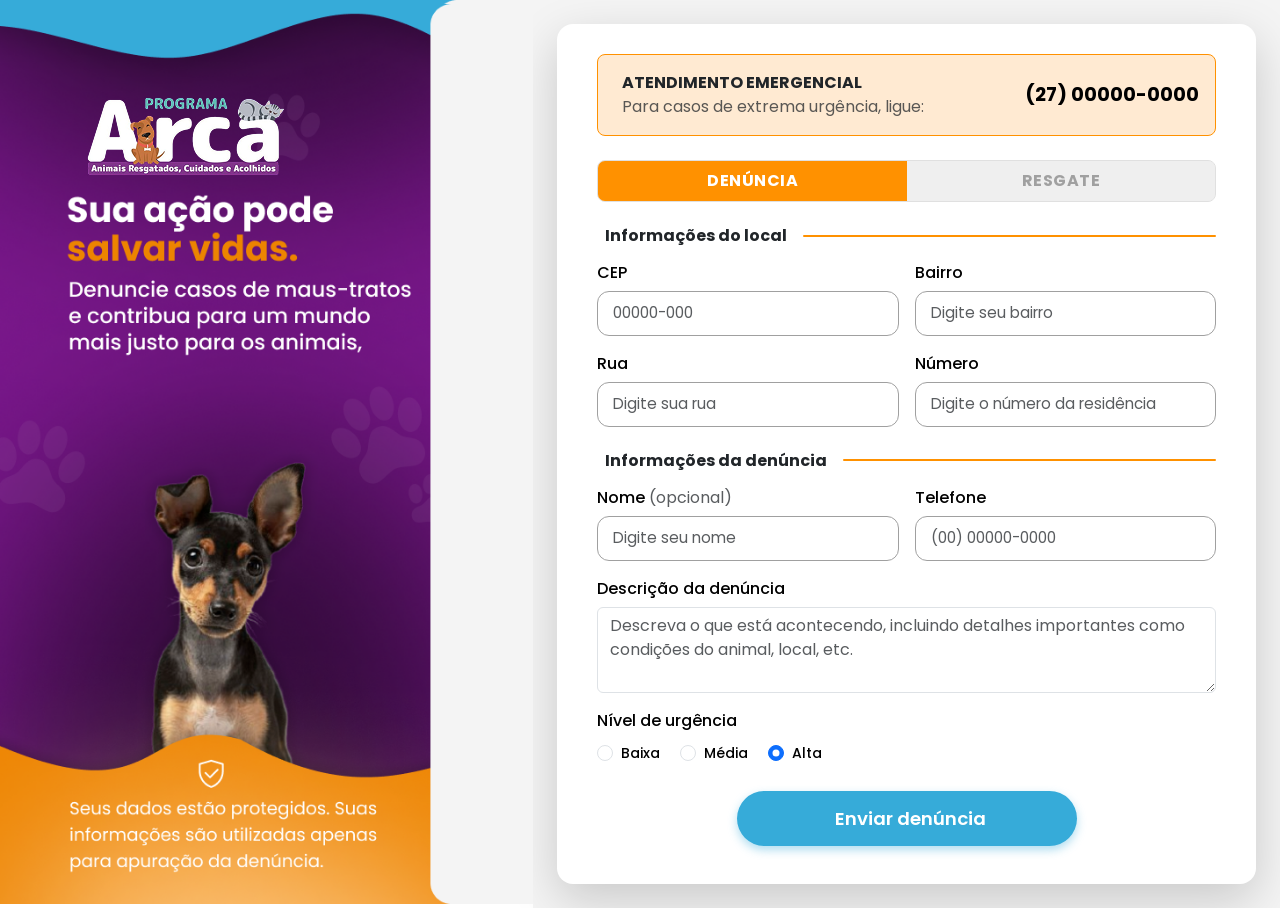
<file: denuncia.html>
<!DOCTYPE html>
<html lang="en">

<head>
    <meta charset="UTF-8">
    <meta name="viewport" content="width=device-width, initial-scale=1.0">
    <title>DENÚNCIA</title>

    <link rel="preconnect" href="https://fonts.googleapis.com">
    <link rel="preconnect" href="https://fonts.gstatic.com" crossorigin>
    <link href="https://fonts.googleapis.com/css2?family=Baloo+2:wght@400;600;700&display=swap" rel="stylesheet">

    <link rel="preconnect" href="https://fonts.googleapis.com">
    <link rel="preconnect" href="https://fonts.gstatic.com" crossorigin>
    <link
        href="https://fonts.googleapis.com/css2?family=Poppins:ital,wght@0,100;0,200;0,300;0,400;0,500;0,600;0,700;0,800;0,900;1,100;1,200;1,300;1,400;1,500;1,600;1,700;1,800;1,900&display=swap"
        rel="stylesheet">
    <link href="https://cdn.jsdelivr.net/npm/bootstrap@5.3.8/dist/css/bootstrap.min.css" rel="stylesheet"
        integrity="sha384-sRIl4kxILFvY47J16cr9ZwB07vP4J8+LH7qKQnuqkuIAvNWLzeN8tE5YBujZqJLB" crossorigin="anonymous">
    <link rel="stylesheet" href="login.css">

</head>

<body id="denuncia">
    <div class="container-fluid d-flex justify-content-center justify-content-md-end align-items-center min-vh-100 p-0">

        <!-- METADE ESQUERDA: Textos de Impacto e Proteção de Dados -->
        <div class="col-12 col-md-5 metade-esquerda-fundo d-flex flex-column justify-content-between p-5">
            <a href="index.html" class="logo-superior-esquerda">
                <img src="img/ARCA_LOGO.png" alt="Logo do Programa Arca">
            </a>

            <!-- Conteúdo de texto centralizado na esquerda se preferir fazer via HTML em vez de imagem fixa -->
            <!-- 
            <div class="mt-5 pt-5 text-white">
                <h1 class="fw-bold text-warning">Sua ação pode salvar vidas.</h1>
                <p>Denuncie casos de maus-tratos e contribua para um mundo mais justo para os animais.</p>
            </div>
            <div class="text-white small d-flex align-items-center gap-2 mb-4">
                <i class="bi bi-shield-check fs-4"></i>
                <span>Seus dados estão protegidos. Suas informações são utilizadas apenas para apuração da denúncia.</span>
            </div> 
            -->
        </div>

        <!-- METADE DIREITA: Card de Denúncia -->
        <div class="col-12 col-md-7 metade-direita-login d-flex align-items-center justify-content-center p-4">

            <div class="card-login card-cadastro p-4 p-md-5 rounded-4 shadow-lg text-center">

                <!-- FAIXA: Atendimento Emergencial -->
                <div class="alert-emergencia d-flex align-items-center justify-content-between p-3 rounded-3 mb-4">
                    <div class="d-flex align-items-center gap-2 text-start">
                        <i class="bi bi-exclamation-triangle-fill text-warning fs-4"></i>
                        <div>
                            <strong class="d-block text-dark small-title">ATENDIMENTO EMERGENCIAL</strong>
                            <span class="text-muted extra-small">Para casos de extrema urgência, ligue:</span>
                        </div>
                    </div>
                    <div class="phone-number d-flex align-items-center gap-2">
                        <i class="bi bi-telephone-fill"></i>
                        <span>(27) 00000-0000</span>
                    </div>
                </div>

                <!-- SELETOR: Abas Alternáveis (Denúncia vs Resgate) -->
                <div class="row g-0 mb-4 container-abas rounded-3 overflow-hidden">
                    <div class="col-6">
                        <button class="btn btn-aba active w-100 py-2 fw-bold"
                            onclick="irParaAba('denuncia')">DENÚNCIA</button>
                    </div>
                    <div class="col-6">
                        <button class="btn btn-aba inactive w-100 py-2 fw-bold"
                            onclick="irParaAba('resgate')">RESGATE</button>
                    </div>
                </div>

                <form>
                    <!-- SEÇÃO 1: Informações do Local -->
                    <div class="text-start mb-3 d-flex align-items-center gap-2 secao-titulo-linha">
                        <div class="d-flex align-items-center gap-2 me-2">
                            <i class="bi bi-geo-alt-fill text-warning"></i>
                            <h5 class="m-0 fw-bold fs-6 text-dark text-nowrap">Informações do local</h5>
                        </div>
                        <div class="linha-separadora flex-grow-1"></div>
                    </div>

                    <div class="row g-3 mb-3 text-start">
                        <div class="col-12 col-md-6">
                            <label for="cep" class="form-label label-custom">CEP</label>
                            <div class="position-relative d-flex align-items-center">
                                <input type="text" id="cep" class="form-control input-custom-clean pe-5"
                                    placeholder="00000-000" required>
                                <i class="bi bi-search position-absolute"
                                    style="right: 15px; color: #a0a0a0; cursor: pointer;"></i>
                            </div>
                        </div>
                        <div class="col-12 col-md-6">
                            <label for="bairro" class="form-label label-custom">Bairro</label>
                            <input type="text" id="bairro" class="form-control input-custom-clean"
                                placeholder="Digite seu bairro" required>
                        </div>
                    </div>

                    <div class="row g-3 mb-4 text-start">
                        <div class="col-12 col-md-6">
                            <label for="rua" class="form-label label-custom">Rua</label>
                            <input type="text" id="rua" class="form-control input-custom-clean"
                                placeholder="Digite sua rua" required>
                        </div>
                        <div class="col-12 col-md-6">
                            <label for="numero" class="form-label label-custom">Número</label>
                            <input type="text" id="numero" class="form-control input-custom-clean"
                                placeholder="Digite o número da residência" required>
                        </div>
                    </div>

                    <!-- SEÇÃO 2: Informações da Denúncia -->
                    <div class="text-start mb-3 d-flex align-items-center gap-2 secao-titulo-linha">
                        <div class="d-flex align-items-center gap-2 me-2">
                            <i class="bi bi-file-earmark-text-fill text-warning"></i>
                            <h5 class="m-0 fw-bold fs-6 text-dark text-nowrap">Informações da denúncia</h5>
                        </div>
                        <div class="linha-separadora flex-grow-1"></div>
                    </div>

                    <div class="row g-3 mb-3 text-start">
                        <div class="col-12 col-md-6">
                            <label for="nome" class="form-label label-custom">Nome <span
                                    class="text-muted fw-normal">(opcional)</span></label>
                            <input type="text" id="nome" class="form-control input-custom-clean"
                                placeholder="Digite seu nome">
                        </div>
                        <div class="col-12 col-md-6">
                            <label for="telefone" class="form-label label-custom">Telefone</label>
                            <input type="tel" id="telefone" class="form-control input-custom-clean"
                                placeholder="(00) 00000-0000" required>
                        </div>
                    </div>

                    <!-- Campo Descrição da Denúncia -->
                    <div class="mb-3 text-start">
                        <label for="descricao" class="form-label label-custom">Descrição da denúncia</label>
                        <textarea id="descricao" class="form-control textarea-custom" rows="3"
                            placeholder="Descreva o que está acontecendo, incluindo detalhes importantes como condições do animal, local, etc."
                            required></textarea>
                    </div>

                    <!-- Seleção Nível de Urgência -->
                    <div class="mb-4 text-start">
                        <label class="form-label label-custom d-block mb-2">Nível de urgência</label>
                        <div class="form-check form-check-inline me-3">
                            <input class="form-check-input radio-urgencia" type="radio" name="urgencia" id="baixa"
                                value="Baixa">
                            <label class="form-check-label label-radio small" for="baixa">Baixa</label>
                        </div>
                        <div class="form-check form-check-inline me-3">
                            <input class="form-check-input radio-urgencia" type="radio" name="urgencia" id="media"
                                value="Média">
                            <label class="form-check-label label-radio small" for="media">Média</label>
                        </div>
                        <div class="form-check form-check-inline">
                            <input class="form-check-input radio-urgencia radio-alta" type="radio" name="urgencia"
                                id="alta" value="Alta" checked>
                            <label class="form-check-label label-radio small" for="alta">Alta</label>
                        </div>
                    </div>

                    <!-- Botão de Enviar Denúncia -->
                    <button type="submit"
                        class="btn btn-entrar btn-entrar-curto rounded-pill py-2 mb-2 d-flex align-items-center justify-content-center gap-2 mx-auto">
                        <i class="bi bi-file-text"></i> Enviar denúncia
                    </button>
                </form>

            </div>
        </div>
    </div>

    <!-- Script para alternar o clique das abas superiores -->
    <script>
        function irParaAba(tipo) {
            if (tipo === 'resgate') {
                window.location.href = 'resgate.html'; // Vai carregar a página correspondente
            } else if (tipo === 'denuncia') {
                window.location.href = 'denuncia.html';
            }
        }
    </script>

    <script src="https://cdn.jsdelivr.net/npm/bootstrap@5.3.8/dist/js/bootstrap.bundle.min.js"></script>
</body>

</html>
</file>
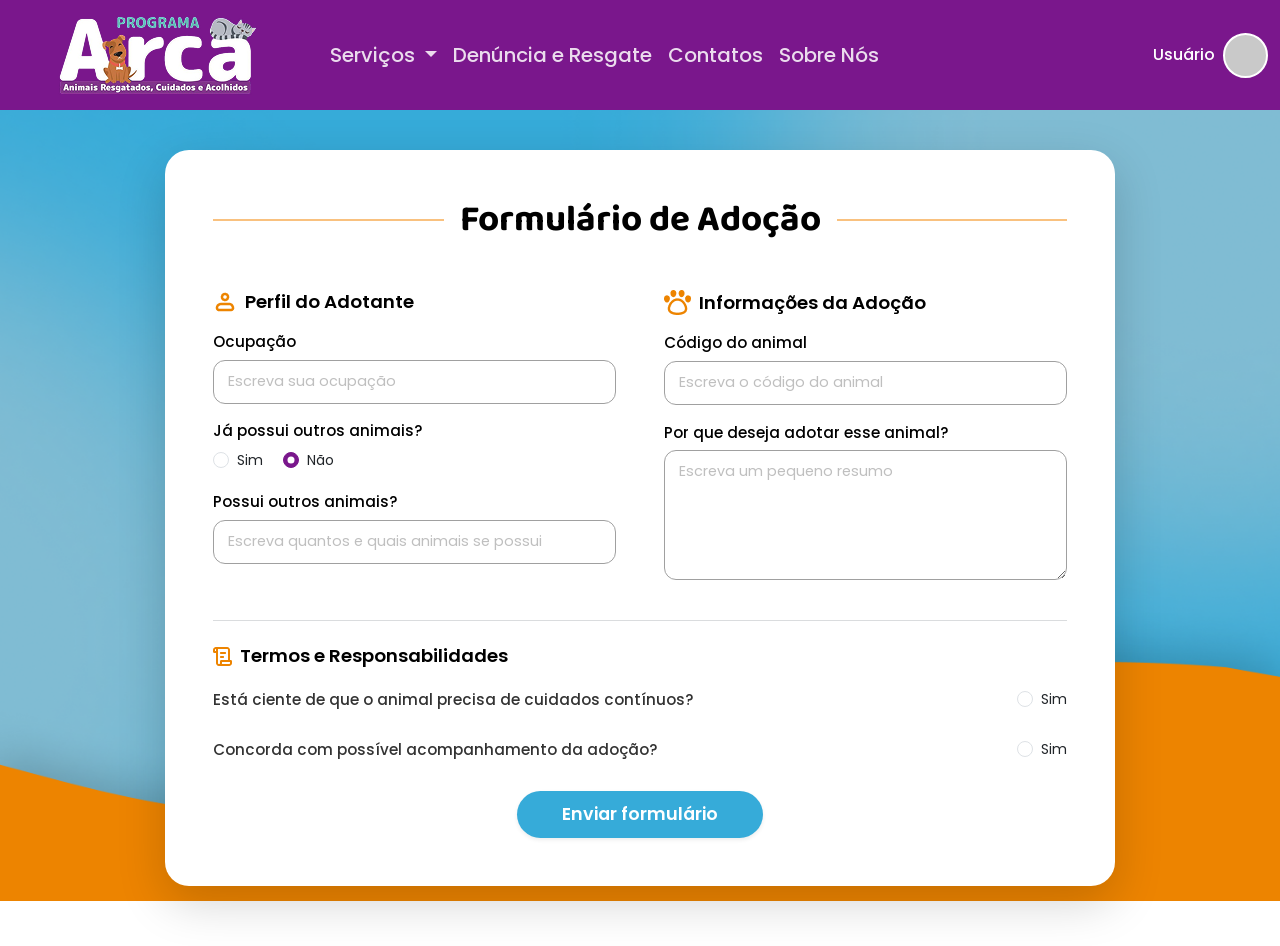
<file: formulário_adoção.html>
<!DOCTYPE html>
<html lang="en">

<head>
    <meta charset="UTF-8">
    <meta name="viewport" content="width=device-width, initial-scale=1.0">
    <title>adoção</title>
    <link rel="preconnect" href="https://fonts.googleapis.com">
    <link rel="preconnect" href="https://fonts.gstatic.com" crossorigin>
    <link href="https://fonts.googleapis.com/css2?family=Baloo+2:wght@400;600;700&display=swap" rel="stylesheet">

    <link rel="preconnect" href="https://fonts.googleapis.com">
    <link rel="preconnect" href="https://fonts.gstatic.com" crossorigin>
    <link
        href="https://fonts.googleapis.com/css2?family=Poppins:ital,wght@0,100;0,200;0,300;0,400;0,500;0,600;0,700;0,800;0,900;1,100;1,200;1,300;1,400;1,500;1,600;1,700;1,800;1,900&display=swap"
        rel="stylesheet">
    <link href="https://cdn.jsdelivr.net/npm/bootstrap@5.3.8/dist/css/bootstrap.min.css" rel="stylesheet"
        integrity="sha384-sRIl4kxILFvY47J16cr9ZwB07vP4J8+LH7qKQnuqkuIAvNWLzeN8tE5YBujZqJLB" crossorigin="anonymous">
    <link rel="stylesheet" href="formulario.css">


</head>

<body class="pagina-formulario">

    <!-- NAVBAR PADRÃO (Herdada e adaptada do seu index) -->
    <nav class="navbar navbar-expand-lg custom-nav fixed-top">
        <div class="container-fluid">
            <a class="navbar-brand" href="index.html"><img id="ARCA" src="img/ARCA_LOGO.png" alt="Logo ARCA"></a>
            <button class="navbar-toggler" type="button" data-bs-toggle="collapse" data-bs-target="#navbarNavDropdown"
                aria-controls="navbarNavDropdown" aria-expanded="false" aria-label="Toggle navigation">
                <span class="navbar-toggler-icon"></span>
            </button>
            <div class="collapse navbar-collapse" id="navbarNavDropdown">
                <ul class="navbar-nav align-items-center">
                    <li class="nav-item dropdown">
                        <a class="nav-link dropdown-toggle" href="#" role="button" data-bs-toggle="dropdown"
                            aria-expanded="false">
                            Serviços
                        </a>
                        <ul class="dropdown-menu">
                            <!-- Link ativo na página atual -->
                            <li><a class="dropdown-item active" href="adocao.html">Adoção</a></li>
                            <li><a class="dropdown-item" href="#">Castração</a></li>
                        </ul>
                    </li>
                    <li class="nav-item">
                        <a class="nav-link" href="denuncia.html">Denúncia e Resgate</a>
                    </li>
                    <li class="nav-item">
                        <a class="nav-link" href="#">Contatos</a>
                    </li>
                    <li class="nav-item">
                        <a class="nav-link" href="#">Sobre Nós</a>
                    </li>
                </ul>

                <!-- Menu de Perfil do Usuário Logado à direita (Conforme imagem) -->
                <div class="d-flex align-items-center gap-2 ms-auto usuario-perfil-nav">
                    <span class="text-white fw-medium d-none d-sm-inline">Usuário</span>
                    <div class="avatar-nav">
                        <i class="bi bi-person-fill"></i>
                    </div>
                </div>
            </div>
        </div>
    </nav>

    <!-- CONTAINER PRINCIPAL DO FORMULÁRIO -->
    <main class="container d-flex justify-content-center align-items-center secao-form-main">
        <div class="card-formulario shadow-lg p-4 p-md-5 bg-white">

            <!-- Título Principal -->
            <div class="position-relative text-center mb-5 d-flex align-items-center justify-content-center gap-3">
                <div class="linha-decorativa flex-grow-1 d-none d-sm-block"></div>
                <h2 class="titulo-principal-form m-0">Formulário de Adoção</h2>
                <div class="linha-decorativa flex-grow-1 d-none d-sm-block"></div>
            </div>

            <form>
                <!-- DUAS COLUNAS PRINCIPAIS -->
                <div class="row g-4 g-md-5 text-start">

                    <!-- COLUNA DA ESQUERDA: Perfil do Adotante -->
                    <div class="col-12 col-md-6">
                        <h5 class="subtitulo-form mb-3 d-flex align-items-center gap-2">
                            <img src="img/icone.png" alt="Ícone Perfil" class="imagem-icone-titulo">
                            Perfil do Adotante
                        </h5>

                        <div class="mb-3">
                            <label for="ocupacao" class="form-label label-custom">Ocupação</label>
                            <input type="text" id="ocupacao" class="form-control input-custom"
                                placeholder="Escreva sua ocupação" required>
                        </div>

                        <div class="mb-3">
                            <label class="form-label label-custom d-block">Já possui outros animais?</label>
                            <div class="form-check form-check-inline">
                                <input class="form-check-input radio-custom" type="radio" name="possuiAnimais"
                                    id="possuiSim" value="Sim">
                                <label class="form-check-label small" for="possuiSim">Sim</label>
                            </div>
                            <div class="form-check form-check-inline">
                                <input class="form-check-input radio-custom" type="radio" name="possuiAnimais"
                                    id="possuiNao" value="Não" checked>
                                <label class="form-check-label small" for="possuiNao">Não</label>
                            </div>
                        </div>

                        <div class="mb-3">
                            <label for="quantosAnimais" class="form-label label-custom">Possui outros animais?</label>
                            <input type="text" id="quantosAnimais" class="form-control input-custom"
                                placeholder="Escreva quantos e quais animais se possui">
                        </div>
                    </div>

                    <!-- COLUNA DA DIREITA: Informações da Adoção -->
                    <div class="col-12 col-md-6">
                        <h5 class="subtitulo-form mb-3 d-flex align-items-center gap-2">
                            <img src="img/patinhaicon.png" alt="Ícone Patinha" class="imagem-icone-titulo">
                            Informações da Adoção
                        </h5>

                        <div class="mb-3">
                            <label for="codigoAnimal" class="form-label label-custom">Código do animal</label>
                            <input type="text" id="codigoAnimal" class="form-control input-custom"
                                placeholder="Escreva o código do animal" required>
                        </div>

                        <div class="mb-3">
                            <label for="motivoAdocao" class="form-label label-custom">Por que deseja adotar esse
                                animal?</label>
                            <textarea id="motivoAdocao" class="form-control textarea-custom" rows="5"
                                placeholder="Escreva um pequeno resumo" required></textarea>
                        </div>
                    </div>
                </div>

                <hr class="my-4 border-secondary opacity-25">

                <!-- PARTE INFERIOR: Termos e Responsabilidades -->
                <div class="text-start">
                    <h5 class="subtitulo-form mb-3 d-flex align-items-center gap-2">
                        <img src="img/termo.png" alt="Ícone Termos" class="imagem-icone-titulo">
                        Termos e Responsabilidades
                    </h5>

                    <!-- Termo 1 -->
                    <div
                        class="d-flex flex-column flex-sm-row justify-content-between align-items-start align-items-sm-center mb-3 py-1">
                        <p class="text-termo m-0 mb-2 mb-sm-0">Está ciente de que o animal precisa de cuidados
                            contínuos?</p>
                        <div class="d-flex gap-3">
                            <div class="form-check">
                                <input class="form-check-input radio-custom" type="radio" name="termoCuidados"
                                    id="cuidadosSim" value="Sim" required>
                                <label class="form-check-label small" for="cuidadosSim">Sim</label>
                            </div>
                        </div>
                    </div>

                    <!-- Termo 2 -->
                    <div
                        class="d-flex flex-column flex-sm-row justify-content-between align-items-start align-items-sm-center mb-4 py-1">
                        <p class="text-termo m-0 mb-2 mb-sm-0">Concorda com possível acompanhamento da adoção?</p>
                        <div class="d-flex gap-3">
                            <div class="form-check">
                                <input class="form-check-input radio-custom" type="radio" name="termoAcompanhamento"
                                    id="acompanhamentoSim" value="Sim" required>
                                <label class="form-check-label small" for="acompanhamentoSim">Sim</label>
                            </div>
                        </div>
                    </div>
                </div>

                <!-- Botão centralizado de envio -->
                <div class="text-center mt-4">
                    <button type="submit" class="btn btn-enviar-form rounded-pill px-5 py-2 fw-semibold shadow-sm">
                        Enviar formulário
                    </button>
                </div>
            </form>
        </div>
    </main>

    <script src="https://cdn.jsdelivr.net/npm/bootstrap@5.3.8/dist/js/bootstrap.bundle.min.js"
        integrity="sha384-FKyoEForCGlyvwx9Hj09JcYn3nv7wiPVlz7YYwJrWVcXK/BmnVDxM+D2scQbITxI"
        crossorigin="anonymous"></script>
</body>

</html>
</file>
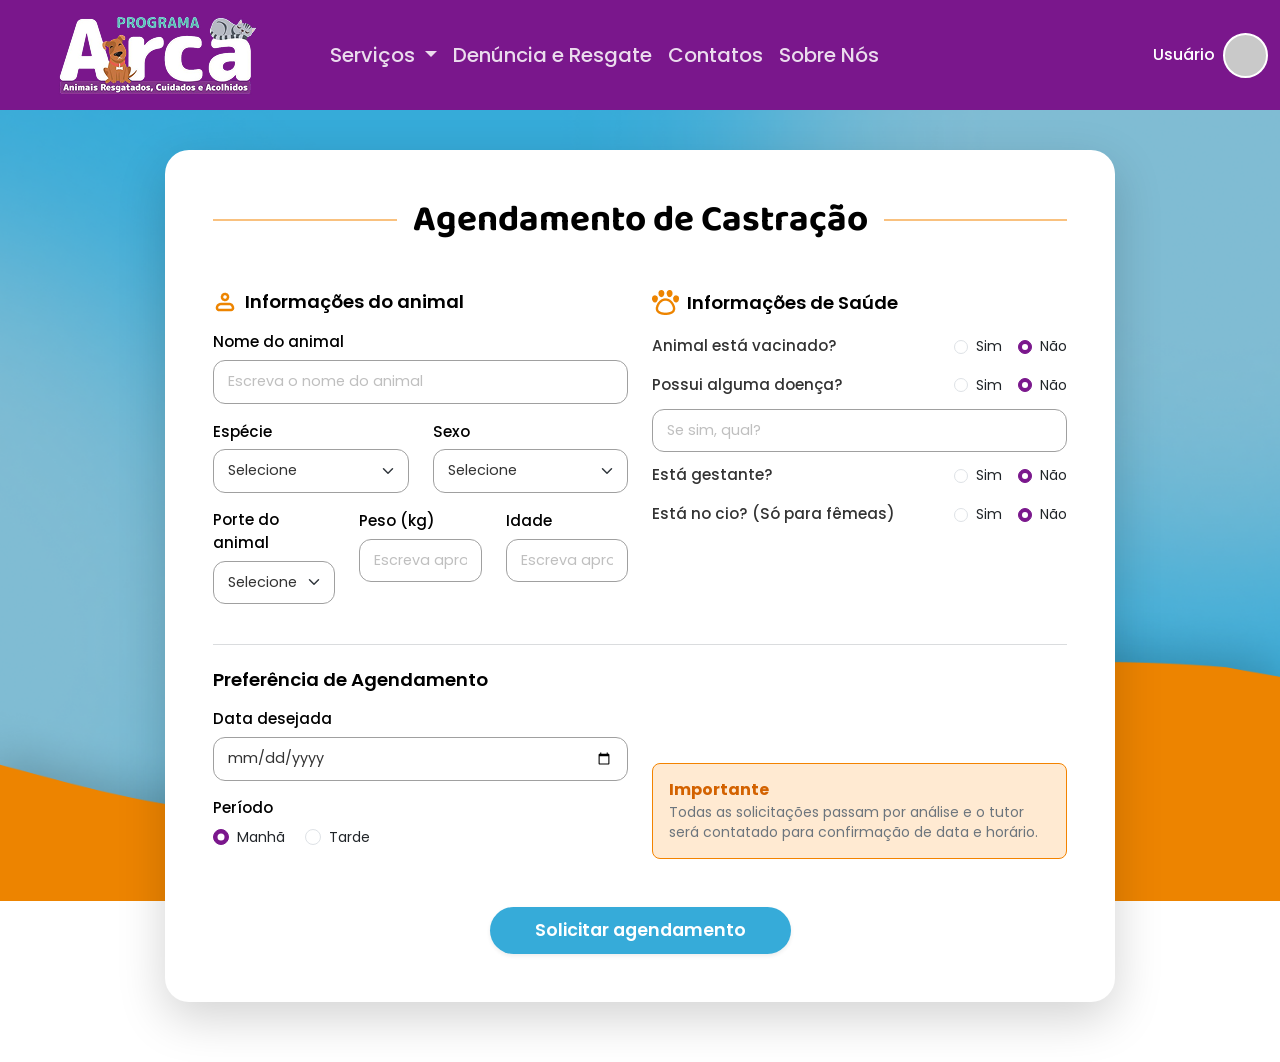
<file: formulário_castração.html>
<!DOCTYPE html>
<html lang="en">

<head>
    <meta charset="UTF-8">
    <meta name="viewport" content="width=device-width, initial-scale=1.0">
    <title>adoção</title>
    <link rel="preconnect" href="https://fonts.googleapis.com">
    <link rel="preconnect" href="https://fonts.gstatic.com" crossorigin>
    <link href="https://fonts.googleapis.com/css2?family=Baloo+2:wght@400;600;700&display=swap" rel="stylesheet">

    <link rel="preconnect" href="https://fonts.googleapis.com">
    <link rel="preconnect" href="https://fonts.gstatic.com" crossorigin>
    <link
        href="https://fonts.googleapis.com/css2?family=Poppins:ital,wght@0,100;0,200;0,300;0,400;0,500;0,600;0,700;0,800;0,900;1,100;1,200;1,300;1,400;1,500;1,600;1,700;1,800;1,900&display=swap"
        rel="stylesheet">
    <link href="https://cdn.jsdelivr.net/npm/bootstrap@5.3.8/dist/css/bootstrap.min.css" rel="stylesheet"
        integrity="sha384-sRIl4kxILFvY47J16cr9ZwB07vP4J8+LH7qKQnuqkuIAvNWLzeN8tE5YBujZqJLB" crossorigin="anonymous">
    <link rel="stylesheet" href="formulario.css">


</head>

<body class="pagina-formulario">

    <!-- NAVBAR PADRÃO (Herdada e adaptada do seu index) -->
    <nav class="navbar navbar-expand-lg custom-nav fixed-top">
        <div class="container-fluid">
            <a class="navbar-brand" href="index.html"><img id="ARCA" src="img/ARCA_LOGO.png" alt="Logo ARCA"></a>
            <button class="navbar-toggler" type="button" data-bs-toggle="collapse" data-bs-target="#navbarNavDropdown"
                aria-controls="navbarNavDropdown" aria-expanded="false" aria-label="Toggle navigation">
                <span class="navbar-toggler-icon"></span>
            </button>
            <div class="collapse navbar-collapse" id="navbarNavDropdown">
                <ul class="navbar-nav align-items-center">
                    <li class="nav-item dropdown">
                        <a class="nav-link dropdown-toggle" href="#" role="button" data-bs-toggle="dropdown"
                            aria-expanded="false">
                            Serviços
                        </a>
                        <ul class="dropdown-menu">
                            <!-- Link ativo na página atual -->
                            <li><a class="dropdown-item active" href="adocao.html">Adoção</a></li>
                            <li><a class="dropdown-item" href="#">Castração</a></li>
                        </ul>
                    </li>
                    <li class="nav-item">
                        <a class="nav-link" href="denuncia.html">Denúncia e Resgate</a>
                    </li>
                    <li class="nav-item">
                        <a class="nav-link" href="#">Contatos</a>
                    </li>
                    <li class="nav-item">
                        <a class="nav-link" href="#">Sobre Nós</a>
                    </li>
                </ul>

                <!-- Menu de Perfil do Usuário Logado à direita (Conforme imagem) -->
                <div class="d-flex align-items-center gap-2 ms-auto usuario-perfil-nav">
                    <span class="text-white fw-medium d-none d-sm-inline">Usuário</span>
                    <div class="avatar-nav">
                        <i class="bi bi-person-fill"></i>
                    </div>
                </div>
            </div>
        </div>
    </nav>

    <!-- CONTAINER PRINCIPAL DO FORMULÁRIO -->
    <main class="container d-flex justify-content-center align-items-center secao-form-main">
        <div class="card-formulario shadow-lg p-4 p-md-5 bg-white">

            <!-- Título Principal -->
            <div class="position-relative text-center mb-5 d-flex align-items-center justify-content-center gap-3">
                <div class="linha-decorativa flex-grow-1 d-none d-sm-block"></div>
                <h2 class="titulo-principal-form m-0">Agendamento de Castração</h2>
                <div class="linha-decorativa flex-grow-1 d-none d-sm-block"></div>
            </div>

            <form>
                <div class="row g-4 text-start">

                    <div class="col-12 col-md-6">
                        <h5 class="subtitulo-form mb-3 d-flex align-items-center gap-2">
                            <img src="img/icone.png" alt="Ícone Informações" class="imagem-icone-titulo">
                            Informações do animal
                        </h5>

                        <div class="mb-3">
                            <label for="nomeAnimal" class="form-label label-custom">Nome do animal</label>
                            <input type="text" id="nomeAnimal" class="form-control input-custom"
                                placeholder="Escreva o nome do animal" required>
                        </div>

                        <div class="row">
                            <div class="col-6 mb-3">
                                <label for="especie" class="form-label label-custom">Espécie</label>
                                <select id="especie" class="form-select input-custom" required>
                                    <option value="" selected disabled>Selecione</option>
                                    <option value="Cachorro">Cachorro</option>
                                    <option value="Gato">Gato</option>
                                </select>
                            </div>
                            <div class="col-6 mb-3">
                                <label for="sexo" class="form-label label-custom">Sexo</label>
                                <select id="sexo" class="form-select input-custom" required>
                                    <option value="" selected disabled>Selecione</option>
                                    <option value="Macho">Macho</option>
                                    <option value="Fêmea">Fêmea</option>
                                </select>
                            </div>
                        </div>

                        <div class="row">
                            <div class="col-4 mb-3">
                                <label for="porte" class="form-label label-custom">Porte do animal</label>
                                <select id="porte" class="form-select input-custom" required>
                                    <option value="" selected disabled>Selecione</option>
                                    <option value="Pequeno">Pequeno</option>
                                    <option value="Médio">Médio</option>
                                    <option value="Grande">Grande</option>
                                </select>
                            </div>
                            <div class="col-4 mb-3">
                                <label for="peso" class="form-label label-custom">Peso (kg)</label>
                                <input type="text" id="peso" class="form-control input-custom"
                                    placeholder="Escreva aproximadamente" required>
                            </div>
                            <div class="col-4 mb-3">
                                <label for="idade" class="form-label label-custom">Idade</label>
                                <input type="text" id="idade" class="form-control input-custom"
                                    placeholder="Escreva aproximadamente" required>
                            </div>
                        </div>
                    </div>

                    <div class="col-12 col-md-6">
                        <h5 class="subtitulo-form mb-3 d-flex align-items-center gap-2">
                            <img src="img/patinhaicon.png" alt="Ícone Saúde" class="imagem-icone-titulo">
                            Informações de Saúde
                        </h5>

                        <div class="mb-2 d-flex justify-content-between align-items-center py-1">
                            <span class="text-termo small">Animal está vacinado?</span>
                            <div class="d-flex gap-3">
                                <label class="small"><input class="form-check-input radio-custom me-1" type="radio" name="vacinado" value="Sim"> Sim</label>
                                <label class="small"><input class="form-check-input radio-custom me-1" type="radio" name="vacinado" value="Não" checked> Não</label>
                            </div>
                        </div>

                        <div class="mb-2 d-flex justify-content-between align-items-center py-1">
                            <span class="text-termo small">Possui alguma doença?</span>
                            <div class="d-flex gap-3">
                                <label class="small"><input class="form-check-input radio-custom me-1" type="radio" name="doenca" value="Sim"> Sim</label>
                                <label class="small"><input class="form-check-input radio-custom me-1" type="radio" name="doenca" value="Não" checked> Não</label>
                            </div>
                        </div>

                        <div class="mb-2">
                            <input type="text" id="qualDoenca" class="form-control input-custom py-1" placeholder="Se sim, qual?">
                        </div>

                        <div class="mb-2 d-flex justify-content-between align-items-center py-1">
                            <span class="text-termo small">Está gestante?</span>
                            <div class="d-flex gap-3">
                                <label class="small"><input class="form-check-input radio-custom me-1" type="radio" name="gestante" value="Sim"> Sim</label>
                                <label class="small"><input class="form-check-input radio-custom me-1" type="radio" name="gestante" value="Não" checked> Não</label>
                            </div>
                        </div>

                        <div class="mb-3 d-flex justify-content-between align-items-center py-1">
                            <span class="text-termo small">Está no cio? (Só para fêmeas)</span>
                            <div class="d-flex gap-3">
                                <label class="small"><input class="form-check-input radio-custom me-1" type="radio" name="cio" value="Sim"> Sim</label>
                                <label class="small"><input class="form-check-input radio-custom me-1" type="radio" name="cio" value="Não" checked> Não</label>
                            </div>
                        </div>
                    </div>
                </div>

                <hr class="my-4 border-secondary opacity-25">

                <div class="row g-4 text-start align-items-end">
                    <div class="col-12 col-md-6">
                        <h5 class="subtitulo-form mb-3">Preferência de Agendamento</h5>
                        
                        <div class="mb-3">
                            <label for="dataDesejada" class="form-label label-custom">Data desejada</label>
                            <input type="date" id="dataDesejada" class="form-control input-custom" required>
                        </div>

                        <div class="mb-2">
                            <label class="form-label label-custom d-block">Período</label>
                            <div class="form-check form-check-inline">
                                <input class="form-check-input radio-custom" type="radio" name="periodo" id="periodoManha" value="Manhã" checked>
                                <label class="form-check-label small" for="periodoManha">Manhã</label>
                            </div>
                            <div class="form-check form-check-inline">
                                <input class="form-check-input radio-custom" type="radio" name="periodo" id="periodoTarde" value="Tarde">
                                <label class="form-check-label small" for="periodoTarde">Tarde</label>
                            </div>
                        </div>
                    </div>

                    <div class="col-12 col-md-6">
                        <div class="alerta-importante p-3 rounded-3" style="background-color: #FFEAD2; border: 1px solid #F38300;">
                            <h6 class="fw-bold m-0 mb-1" style="color: #D36200;"><i class="bi bi-exclamation-triangle-fill"></i> Importante</h6>
                            <p class="m-0 small text-secondary" style="line-height: 1.4;">Todas as solicitações passam por análise e o tutor será contatado para confirmação de data e horário.</p>
                        </div>
                    </div>
                </div>

                <div class="text-center mt-5">
                    <button type="submit" class="btn btn-enviar-form rounded-pill px-5 py-2 fw-semibold shadow-sm">
                        Solicitar agendamento
                    </button>
                </div>
            </form>
        </div>
    </main>

    <script src="https://cdn.jsdelivr.net/npm/bootstrap@5.3.8/dist/js/bootstrap.bundle.min.js"
        integrity="sha384-FKyoEForCGlyvwx9Hj09JcYn3nv7wiPVlz7YYwJrWVcXK/BmnVDxM+D2scQbITxI"
        crossorigin="anonymous"></script>
</body>

</html>
</file>
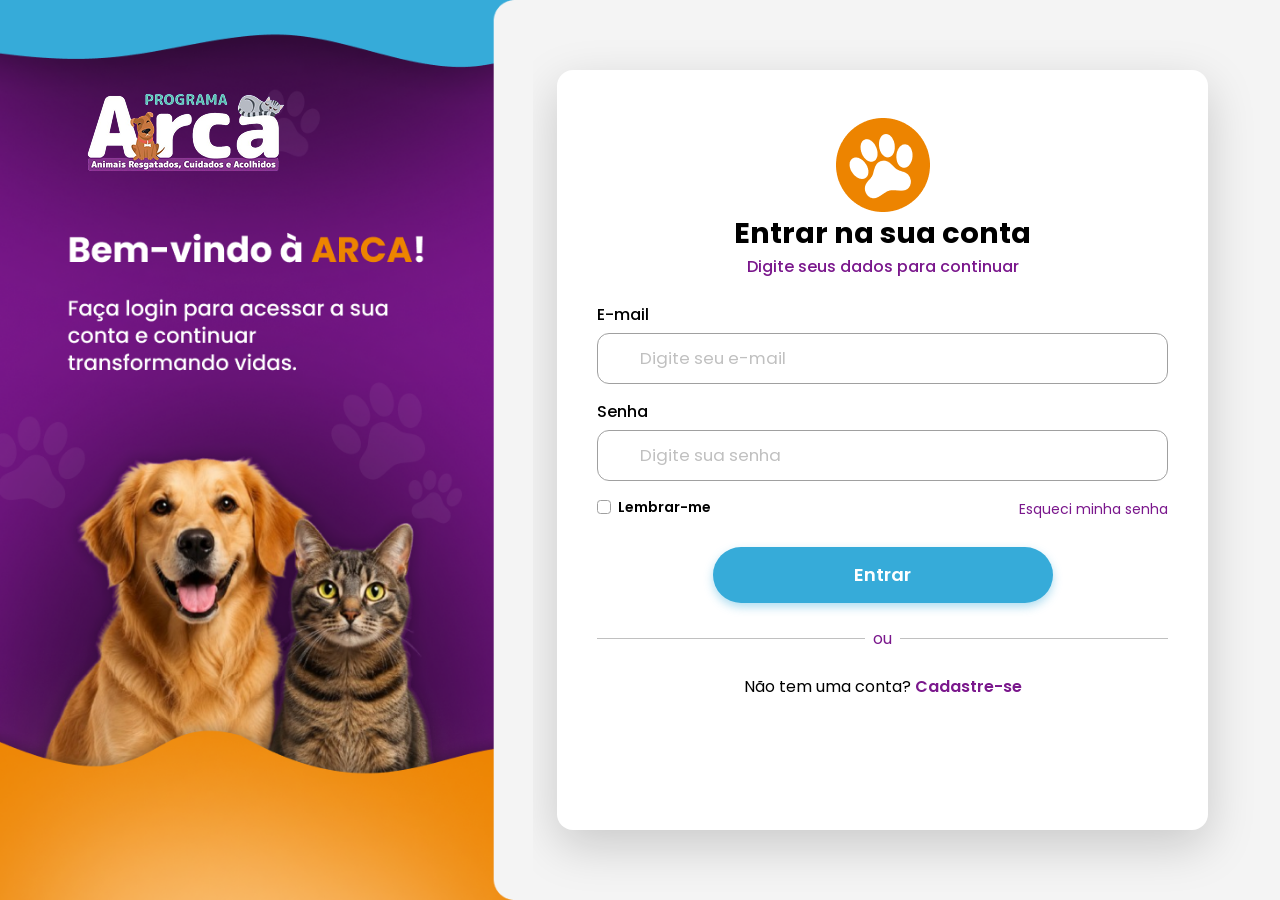
<file: login.html>
<!DOCTYPE html>
<html lang="en">

<head>
    <meta charset="UTF-8">
    <meta name="viewport" content="width=device-width, initial-scale=1.0">
    <title>LOGIN ARCA</title>

    <link rel="preconnect" href="https://fonts.googleapis.com">
    <link rel="preconnect" href="https://fonts.gstatic.com" crossorigin>
    <link href="https://fonts.googleapis.com/css2?family=Baloo+2:wght@400;600;700&display=swap" rel="stylesheet">

    <link rel="preconnect" href="https://fonts.googleapis.com">
    <link rel="preconnect" href="https://fonts.gstatic.com" crossorigin>
    <link
        href="https://fonts.googleapis.com/css2?family=Poppins:ital,wght@0,100;0,200;0,300;0,400;0,500;0,600;0,700;0,800;0,900;1,100;1,200;1,300;1,400;1,500;1,600;1,700;1,800;1,900&display=swap"
        rel="stylesheet">
    <link href="https://cdn.jsdelivr.net/npm/bootstrap@5.3.8/dist/css/bootstrap.min.css" rel="stylesheet"
        integrity="sha384-sRIl4kxILFvY47J16cr9ZwB07vP4J8+LH7qKQnuqkuIAvNWLzeN8tE5YBujZqJLB" crossorigin="anonymous">
    <link rel="stylesheet" href="login.css">


</head>

<body>

    <div class="container-fluid d-flex justify-content-center justify-content-md-end align-items-center min-vh-100 p-0">

        <div class="col-12 col-md-5 metade-esquerda-fundo">
            <a href="index.html" class="logo-superior-esquerda">
        <img src="img/ARCA_LOGO.png" alt="Logo do Programa Arca">
    </a>
        </div>

        <div class="col-12 col-md-7 metade-direita-login d-flex align-items-center justify-content-center p-4">

            <div class="card-login me-5 p-4 p-md-5 rounded-4 shadow-lg text-center me-md-5">

                <div class="logo-login mx-auto mb-3">
                    <img src="img/patafundo.png" alt="Logo Patinha">
                </div>

                <h2 class="titulo-login mb-1">Entrar na sua conta</h2>
                <p class="subtitulo-login mb-4">Digite seus dados para continuar</p>

                <form>
                    <div class="mb-3 text-start">
                        <label for="email" class="form-label label-custom">E-mail</label>
                        <div class="input-group-custom">
                            <i class="bi bi-envelope icon-input"></i>
                            <input type="email" id="email" class="form-control input-custom"
                                placeholder="Digite seu e-mail" required>
                        </div>
                    </div>

                    <div class="mb-3 text-start">
                        <label for="senha" class="form-label label-custom">Senha</label>
                        <div class="input-group-custom">
                            <i class="bi bi-lock icon-input"></i>
                            <input type="password" id="senha" class="form-control input-custom"
                                placeholder="Digite sua senha" required>
                        </div>
                    </div>

                    <div class="d-flex justify-content-between align-items-center mb-4 small flex-wrap gap-2">
                        <div class="form-check text-start">
                            <input class="form-check-input check-custom" type="checkbox" id="lembrar">
                            <label class="form-check-label label-check" for="lembrar">Lembrar-me</label>
                        </div>
                        <a href="#" class="link-roxo text-decoration-none">Esqueci minha senha</a>
                    </div>

                    <button type="submit" class="btn btn-entrar btn-entrar-curto rounded-pill py-2 mb-4">Entrar</button>

                    <div class="divisor-login mb-4">
                        <span>ou</span>
                    </div>

                    <p class="mb-0 texto-cadastro">
                        Não tem uma conta? <a href="cadastro.html"
                            class="link-roxo fw-semibold text-decoration-none">Cadastre-se</a>
                    </p>
                </form>

            </div>
        </div>
    </div>
    <script src="https://cdn.jsdelivr.net/npm/bootstrap@5.3.8/dist/js/bootstrap.bundle.min.js"
        integrity="sha384-FKyoEForCGlyvwx9Hj09JcYn3nv7wiPVlz7YYwJrWVcXK/BmnVDxM+D2scQbITxI"
        crossorigin="anonymous"></script>
</body>



</html>
</file>
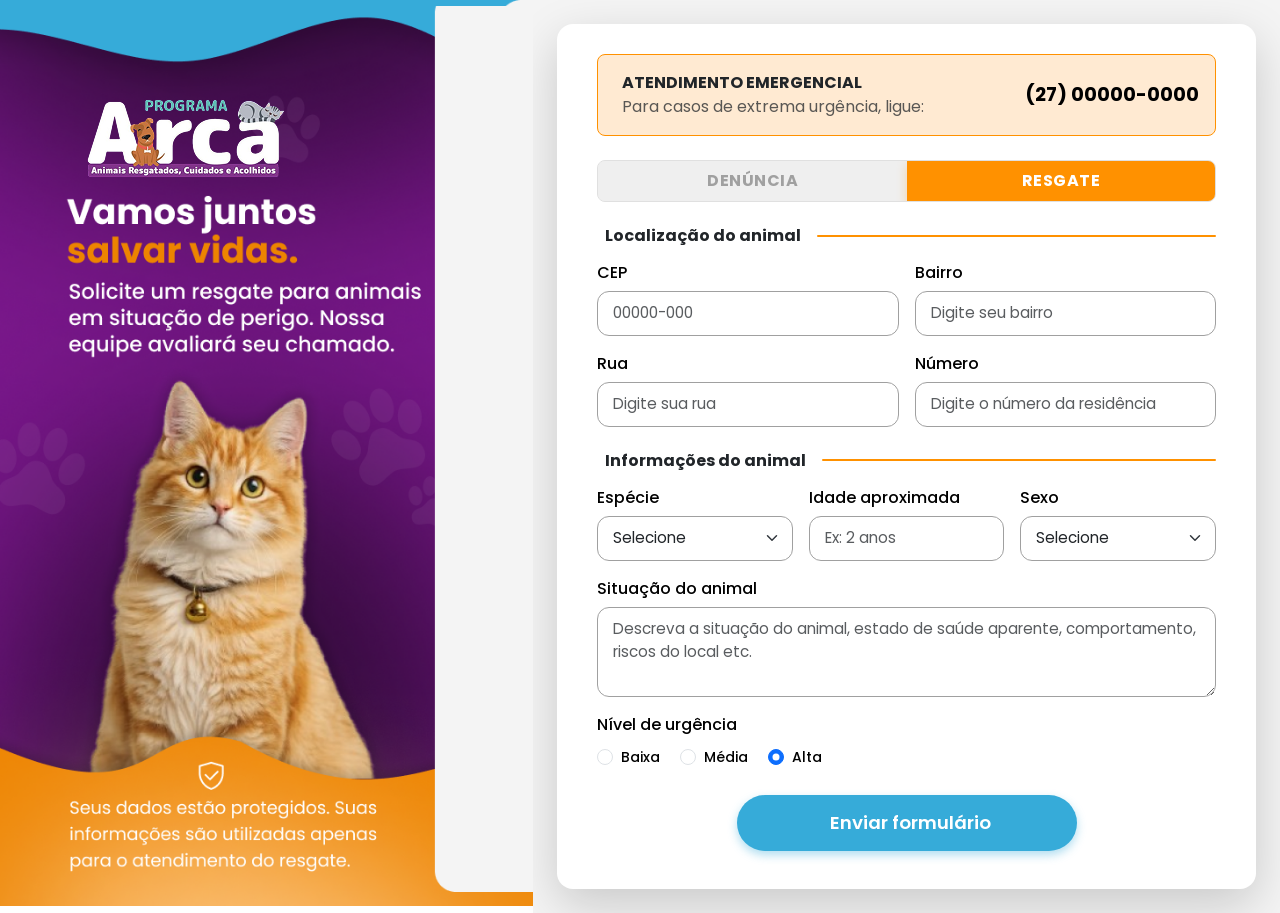
<file: resgate.html>
<!DOCTYPE html>
<html lang="en">

<head>
    <meta charset="UTF-8">
    <meta name="viewport" content="width=device-width, initial-scale=1.0">
    <title>RESGATE</title>
    <link rel="preconnect" href="https://fonts.googleapis.com">
    <link rel="preconnect" href="https://fonts.gstatic.com" crossorigin>
    <link href="https://fonts.googleapis.com/css2?family=Baloo+2:wght@400;600;700&display=swap" rel="stylesheet">

    <link rel="preconnect" href="https://fonts.googleapis.com">
    <link rel="preconnect" href="https://fonts.gstatic.com" crossorigin>
    <link
        href="https://fonts.googleapis.com/css2?family=Poppins:ital,wght@0,100;0,200;0,300;0,400;0,500;0,600;0,700;0,800;0,900;1,100;1,200;1,300;1,400;1,500;1,600;1,700;1,800;1,900&display=swap"
        rel="stylesheet">
    <link href="https://cdn.jsdelivr.net/npm/bootstrap@5.3.8/dist/css/bootstrap.min.css" rel="stylesheet"
        integrity="sha384-sRIl4kxILFvY47J16cr9ZwB07vP4J8+LH7qKQnuqkuIAvNWLzeN8tE5YBujZqJLB" crossorigin="anonymous">
    <link rel="stylesheet" href="login.css">




</head>

<body id="resgate">

    <div class="container-fluid d-flex justify-content-center justify-content-md-end align-items-center min-vh-100 p-0">

        <div class="col-12 col-md-5 metade-esquerda-fundo d-flex flex-column justify-content-between p-5">
            <a href="index.html" class="logo-superior-esquerda">
                <img src="img/ARCA_LOGO.png" alt="Logo do Programa Arca">
            </a>
        </div>

        <div class="col-12 col-md-7 metade-direita-login d-flex align-items-center justify-content-center p-4">

            <div class="card-login card-cadastro p-4 p-md-5 rounded-4 shadow-lg text-center">

                <div class="alert-emergencia d-flex align-items-center justify-content-between p-3 rounded-3 mb-4">
                    <div class="d-flex align-items-center gap-2 text-start">
                        <i class="bi bi-exclamation-triangle-fill text-warning fs-4"></i>
                        <div>
                            <strong class="d-block text-dark small-title">ATENDIMENTO EMERGENCIAL</strong>
                            <span class="text-muted extra-small">Para casos de extrema urgência, ligue:</span>
                        </div>
                    </div>
                    <div class="phone-number d-flex align-items-center gap-2">
                        <i class="bi bi-telephone-fill"></i>
                        <span>(27) 00000-0000</span>
                    </div>
                </div>

                <div class="row g-0 mb-4 container-abas rounded-3 overflow-hidden">
                    <div class="col-6">
                        <button class="btn btn-aba inactive w-100 py-2 fw-bold" onclick="irParaAba('denuncia')">DENÚNCIA</button>
                    </div>
                    <div class="col-6">
                        <button class="btn btn-aba active w-100 py-2 fw-bold" onclick="irParaAba('resgate')">RESGATE</button>
                    </div>
                </div>

                <form>
                    <div class="text-start mb-3 d-flex align-items-center gap-2 secao-titulo-linha">
                        <div class="d-flex align-items-center gap-2 me-2">
                            <i class="bi bi-geo-alt-fill text-warning"></i>
                            <h5 class="m-0 fw-bold fs-6 text-dark text-nowrap">Localização do animal</h5>
                        </div>
                        <div class="linha-separadora flex-grow-1"></div>
                    </div>

                    <div class="row g-3 mb-3 text-start">
                        <div class="col-12 col-md-6">
                            <label for="cep" class="form-label label-custom">CEP</label>
                            <div class="position-relative d-flex align-items-center">
                                <input type="text" id="cep" class="form-control input-custom-clean pe-5" placeholder="00000-000" required>
                                <i class="bi bi-search position-absolute" style="right: 15px; color: #a0a0a0; cursor: pointer;"></i>
                            </div>
                        </div>
                        <div class="col-12 col-md-6">
                            <label for="bairro" class="form-label label-custom">Bairro</label>
                            <input type="text" id="bairro" class="form-control input-custom-clean" placeholder="Digite seu bairro" required>
                        </div>
                    </div>

                    <div class="row g-3 mb-4 text-start">
                        <div class="col-12 col-md-6">
                            <label for="rua" class="form-label label-custom">Rua</label>
                            <input type="text" id="rua" class="form-control input-custom-clean" placeholder="Digite sua rua" required>
                        </div>
                        <div class="col-12 col-md-6">
                            <label for="numero" class="form-label label-custom">Número</label>
                            <input type="text" id="numero" class="form-control input-custom-clean" placeholder="Digite o número da residência" required>
                        </div>
                    </div>

                    <div class="text-start mb-3 d-flex align-items-center gap-2 secao-titulo-linha">
                        <div class="d-flex align-items-center gap-2 me-2">
                            <i class="bi bi-paw-fill text-warning"></i>
                            <h5 class="m-0 fw-bold fs-6 text-dark text-nowrap">Informações do animal</h5>
                        </div>
                        <div class="linha-separadora flex-grow-1"></div>
                    </div>

                    <div class="row g-3 mb-3 text-start">
                        <div class="col-12 col-md-4">
                            <label for="especie" class="form-label label-custom">Espécie</label>
                            <select id="especie" class="form-select input-custom-clean" required>
                                <option value="" disabled selected>Selecione</option>
                                <option value="Cachorro">Cachorro</option>
                                <option value="Gato">Gato</option>
                                <option value="Outro">Outro</option>
                            </select>
                        </div>
                        <div class="col-12 col-md-4">
                            <label for="idade" class="form-label label-custom">Idade aproximada</label>
                            <input type="text" id="idade" class="form-control input-custom-clean" placeholder="Ex: 2 anos">
                        </div>
                        <div class="col-12 col-md-4">
                            <label for="sexo" class="form-label label-custom">Sexo</label>
                            <select id="sexo" class="form-select input-custom-clean" required>
                                <option value="" disabled selected>Selecione</option>
                                <option value="Macho">Macho</option>
                                <option value="Fêmea">Fêmea</option>
                                <option value="Não sei">Não sei</option>
                            </select>
                        </div>
                    </div>

                    <div class="mb-3 text-start">
                        <label for="situacao" class="form-label label-custom">Situação do animal</label>
                        <textarea id="situacao" class="form-control textarea-custom input-custom-clean" rows="3" placeholder="Descreva a situação do animal, estado de saúde aparente, comportamento, riscos do local etc." required></textarea>
                    </div>

                    <div class="mb-4 text-start">
                        <label class="form-label label-custom d-block mb-2">Nível de urgência</label>
                        <div class="form-check form-check-inline me-3">
                            <input class="form-check-input radio-urgencia" type="radio" name="urgencia" id="baixa" value="Baixa">
                            <label class="form-check-label label-radio small" for="baixa">Baixa</label>
                        </div>
                        <div class="form-check form-check-inline me-3">
                            <input class="form-check-input radio-urgencia" type="radio" name="urgencia" id="media" value="Média">
                            <label class="form-check-label label-radio small" for="media">Média</label>
                        </div>
                        <div class="form-check form-check-inline">
                            <input class="form-check-input radio-urgencia radio-alta" type="radio" name="urgencia" id="alta" value="Alta" checked>
                            <label class="form-check-label label-radio small" for="alta">Alta</label>
                        </div>
                    </div>

                    <button type="submit" class="btn btn-entrar btn-entrar-curto rounded-pill py-2 mb-2 d-flex align-items-center justify-content-center gap-2 mx-auto">
                        <i class="bi bi-file-text"></i> Enviar formulário
                    </button>
                </form>

            </div>
        </div>
    </div>

    <script>
        function irParaAba(tipo) {
            if (tipo === 'resgate') {
                window.location.href = 'resgate.html';
            } else if (tipo === 'denuncia') {
                window.location.href = 'denuncia.html';
            }
        }
    </script>

    <script src="https://cdn.jsdelivr.net/npm/bootstrap@5.3.8/dist/js/bootstrap.bundle.min.js"></script>
</body>

</html>
</file>
<file: style.css>
body{
   margin: 0;
    padding: 0;
    box-sizing: border-box;
    background-color: #36ABD9;
    padding-top: 70px;
    font-family: 'Poppins', sans-serif; 
    
}

h1{
    margin: 20px;
    text-align: center;
    font-family: 'Baloo 2', sans-serif;
}

h5{
    font-family: 'Baloo 2', sans-serif;
}

h2{
    margin: 20px;
    text-align: center;
    font-family: 'Baloo 2', sans-serif;
    font-weight: bold;
}

h3{
    margin: 20px;
    text-align: center;
    font-family: 'Baloo 2', sans-serif;
}

.custom-nav {
    background-color: #7A178C !important;
    font-size: 24px;
}

.custom-nav .nav-link {
    color: #ffffff !important;
    opacity: 1 !important; 
}


.custom-nav .navbar-toggler-icon {
    background-image: url("data:image/svg+xml,%3csvg xmlns='http://www.w3.org/2000/svg' viewBox='0 0 30 30'%3e%3cpath stroke='rgba%28255, 255, 255, 1%29' stroke-width='2' stroke-linecap='round' stroke-miterlimit='10' d='M4 7h22M4 15h22M4 23h22'/%3e%3c/svg%3e") !important;
}

.custom-nav .navbar-toggler {
    border-color: rgba(255, 255, 255, 1) !important;
    opacity: 1 !important;
}

/* Estilos Gerais para os dois botões da Navbar */
.btn-login, .btn-cadastro {
    font-weight: 600; /* Deixa a fonte mais grossinha e marcada */
    padding: 8px 24px; /* Ajusta o espaçamento interno para dar um formato bonito */
    font-size: 1.1rem; /* Aumenta um pouco o tamanho do texto */
    border: none !important; /* Remove qualquer borda padrão */
    box-shadow: 0px 4px 6px rgba(0, 0, 0, 0.3); /* Cria a sombra escura embaixo do botão */
    transition: all 0.2s ease; /* Efeito suave ao passar o mouse */
}

/* Botão "Entre" (Branco com texto Roxo) */
.btn-login {
    background-color: #ffffff !important;
    color: #6d2727 !important; /* Cor do seu texto roxo/vinho */
}

/* Botão "Cadastre-se" (Laranja com texto Roxo) */
.btn-cadastro {
    background-color: #f38300 !important; /* Tom de laranja vibrante aproximado da imagem */
    color: #6d2727 !important; /* Mesma cor roxo/vinho para o texto */
}

/* Efeito opcional: os botões dão uma leve "afundada" ao serem clicados */
.btn-login:active, .btn-cadastro:active {
    transform: translateY(2px);
    box-shadow: 0px 2px 3px rgba(0, 0, 0, 0.3);
}

#projeto {
    background-image: url(img/fundo_1.png);
    background-repeat: no-repeat;
    
    /* 2. Centraliza a imagem na tela */
    background-position: center;
    
    /* 3. Força a imagem a esticar/encolher para cobrir todo o espaço sem distorcer */
    background-size: cover;
    
    /* 4. Garante que a section tenha, no mínimo, a altura total da tela visível */
    min-height: 100vh;

    background-color: #1a365d;
    
}

/* --- Estilização Geral da Seção --- */
#projeto {
    background-image: url(img/background.png);
    background-repeat: no-repeat;
    background-position: center top;
    background-size: contain; /* <--- Mudamos de cover para contain para a imagem nunca cortar */
    
    /* MÁGICA DA PROPORÇÃO: Substitua os valores abaixo pela largura e altura REAIS da sua imagem fundo_1.png */
    /* Exemplo: Se sua imagem tem 1920px de largura por 1080px de altura: */
    aspect-ratio: 1440 / 1185; 

    width: 100%;
    text-align: center;
    color: white;

    /* Usaremos CSS Grid aqui para estruturar os blocos de texto e os cards */
    display: grid;
    grid-template-columns: 1fr;
    /* Cria zonas controladas: uma pro H1/P, outra pro H2 e outra pros Cards */
    align-content: start; 
    
    /* PADDINGS CONTROLADOS: Ajuste as porcentagens para empurrar o conteúdo exatamente para onde quer */
    padding-top: 5%; 
    padding-left: 20px;
    padding-right: 20px;
}

#projeto h1 {
    font-size: 3.4rem; /* Equivalente aos 55px do Figma */
    font-weight: bold;
    text-transform: uppercase;
    margin-bottom: 20px;
}

#projeto p {
    font-size: 1.8rem; /* Equivalente aos 30px do Figma */
    line-height: 1.6;  /* Dá um respiro excelente entre as linhas lidas */
    max-width: 900px;  /* Evita que o texto estique muito para as pontas e fique cansativo de ler */
    margin: 0 auto;
}

#projeto h2 {

    color: #4a148c;     /* Mantendo a sua cor roxa/vinho do design */
    margin-top: 240px;   /* Tiramos o 42vh e colocamos um espaço limpo e fixo */
    margin-bottom: 20px; 
    font-size: 45px;
    font-weight: bold;
}


/* --- Alinhamento dos Cards com CSS Grid --- */
.container-cards {
    display: grid;
    /* Cria 3 colunas iguais se houver espaço, ou ajusta se a tela encolher */
    grid-template-columns: repeat(auto-fit, minmax(220px, 240px));
    justify-content: center; /* Centraliza o grid na tela */
    gap: 200px;              /* Espaço entre os cards */
    
    width: 100%;
    margin-top: 20px;
}

/* --- Estilo de cada Card Branco --- */
/* --- Estilo de cada Card Branco --- */
.card {
    background-color: white;
    color: #4a148c;          
    border-radius: 20px;     
    width: 240px;            /* Ajustei ligeiramente a largura para dar mais respiro ao texto */
    padding: 35px 20px;      
    box-shadow: 0px 8px 15px rgba(0, 0, 0, 0.1); 
    
    /* MÁGICA DO ALINHAMENTO INTERNO: */
    display: flex;
    flex-direction: column;  /* Alinha os itens um abaixo do outro */
    align-items: center;     /* Centraliza tudo horizontalmente de forma perfeita */
    justify-content: center; /* Centraliza verticalmente */
    text-align: center;
}

/* --- Estilo do Círculo Laranja --- */
.icone {
    background-color: #ff9100; 
    color: white;
    width: 65px;
    height: 65px;
    border-radius: 50%;      
    
    display: flex;
    align-items: center;
    justify-content: center;
    
    /* MARGENS CORRIGIDAS: */
    margin-top: 0;
    margin-bottom: 20px;     /* Espaço fixo entre o círculo e o número (+1000) */
    
    border: 3px solid white;  
    box-shadow: 0px 4px 8px rgba(0, 0, 0, 0.15);
}

/* --- Ajuste dos Textos internos --- */
.card h3 {
    font-size: 2.2rem;       /* Destaca um pouco mais o número */
    color: #4a148c;
    margin: 0 0 10px 0;      /* Margem apenas na parte inferior para afastar do texto descritivo */
    font-weight: bold;
}

.card p {
    font-size: 1.1rem;
    color: #6a1b9a;          
    margin: 0;               /* Remove margens extras que o navegador possa criar */
    line-height: 1.3;        /* Melhora o espaçamento caso o texto quebre em duas linhas */
}

/* ==========================================================================
   5. ESTILIZAÇÃO DE ÚLTIMAS NOTÍCIAS
   ========================================================================== */
#noticias {
    background-color: #ffffff; /* Garante fundo branco para contrastar */
    padding-top: 40px;
    padding-bottom: 40px;
}

.titulo-noticias {
    color: #7A178C; /* Roxo padrão do projeto */
    font-weight: bold;
    font-size: 2rem;
}

.noticia-item {
    border-bottom: 1px solid #e0e0e0; /* Linha fina cinza divisória */
    margin-bottom: 15px;
}

.noticia-item:last-child {
    border-bottom: none; /* Remove a última linha para não colar com o rodapé */
}

.noticia-item h3 {
    color: #7A178C;
    font-size: 1.3rem;
    font-weight: bold;
    margin: 0;
    max-width: 80%;
}

.noticia-item p {
    color: #555555;
    font-size: 1rem;
    margin-top: 10px;
}

.ler-mais {
    color: #f38300; /* Laranja */
    text-decoration: none;
    font-weight: bold;
    font-size: 1rem;
}

.ler-mais:hover {
    color: #d17000;
}

.mais-noticias {
    color: #36ABD9; /* Azul do fundo anterior */
    text-decoration: none;
    font-weight: bold;
    font-size: 1.2rem;
}

/* ==========================================================================
   6. ESTILIZAÇÃO DO FOOTER ONDULADO
   ========================================================================== */

   .footer-custom {
    /* Troque aqui pelo nome exato do novo arquivo de imagem maior que você salvou */
    background-image: url("img/Frame1.png"); 
    
    /* Configurações para a imagem se comportar perfeitamente */
    background-repeat: no-repeat;
    background-position: center top;
    background-size: 100% 100%; /* Força a imagem a esticar de ponta a ponta, tanto na largura quanto na altura total do footer */

    /* Remove qualquer cor de fundo antiga para não dar conflito */
    background-color: transparent; 

    /* Margem negativa sutil para colar perfeitamente na seção branca de notícias */
    margin-top: -5px; 

    /* Espaçamentos internos para garantir que os textos fiquem na posição correta */
    padding-top: 180px; 
    padding-bottom: 60px;
    color: white;
}


/* Criando as linhas verticais brancas entre as colunas */
.footer-col {
    border-right: 1px solid rgba(255, 255, 255, 0.3);
    padding-left: 20px;
    padding-right: 20px;
    display: flex;
    flex-direction: column;
    align-items: center; /* Centraliza no mobile */
}

.footer-col {
    border-right: 1px solid rgba(255, 255, 255, 0.3);
    padding-left: 15px;
    padding-right: 15px;
    
    /* Força tudo dentro da coluna a se alinhar verticalmente pelo centro */
    display: flex;
    flex-direction: column;
    align-items: center; 
    text-align: center;
}

/* Ajuste para que as listas (ul) também centralizem seus itens internos */
.footer-col ul {
    padding: 0;
    margin: 0;
    display: flex;
    flex-direction: column;
    align-items: center;
}

/* Garante que os ícones fiquem centralizados sem margens que empurrem para o lado */
/* Transforma o container em uma área invisível e centralizada para a sua imagem */
.footer-icon-circle {
    width: 65px;          /* Mantém uma largura padrão para a imagem */
    height: 65px;         /* Mantém uma altura padrão */
    display: flex;
    align-items: center;
    justify-content: center;
    margin: 0 auto 15px auto; /* Centraliza horizontalmente e dá espaço para o texto abaixo */
    
    /* REMOVIDO: Tiramos as bordas, fundos e sombras antigas */
    border: none !important;
    background-color: transparent !important;
}

/* Garante que a sua imagem com círculo ocupe o espaço correto sem cortar */
.footer-icon-circle img {
    width: 100%;          /* Faz a imagem preencher os 65px definidos acima */
    height: 100%;
    object-fit: contain;  /* Garante que o círculo da imagem não distorça */
}

.footer-custom h5 {
    font-weight: bold;
    font-size: 30px;
    letter-spacing: 1px;
    margin-bottom: 15px;
}

.footer-custom ul li {
    font-size: 0.9rem;
    margin-bottom: 8px;
    color: rgba(255, 255, 255, 0.9);
}

/* Estilo para os links sublinhados do rodapé */
.footer-custom ul li a {
    color: white;
    text-decoration: underline;
}

.footer-custom ul li a:hover {
    color: #ff9100;
}

/* Mini Mapa Simulado do Canto Direito */
/* Container que segura o mapa (mantém o tamanho fixo, borda branca e sombra) */
.mapa-container {
    width: 150px;
    height: 85px;
    position: relative;
    overflow: hidden; /* ESSENCIAL: força a imagem a respeitar os cantos arredondados do container */
    border: 2px solid white;
    background-color: #e5e3df; /* Fundo neutro caso a imagem demore a carregar */
}

/* Nova regra para a imagem do mapa se adaptar ao tamanho do container */
.mapa-img {
    width: 100%;
    height: 100%;
    object-fit: cover; /* Faz a imagem preencher todo o espaço sem distorcer, cortando as sobras se necessário */
    display: block;
}

/* REMOVIDO: Você pode apagar as regras antigas do '.mapa-ruas' e '.mapa-pin' se não for mais usar o pin por cima */
#final {
    background-color: white;
}

/* Garante que QUALQUER imagem dentro da caixinha do ícone se ajuste perfeitamente */
.icone img {
    width: 49px;          /* Ajusta a largura para caber no círculo de 65px */
    height: 49px;         /* Mantém a proporção quadradinha dos ícones */
    object-fit: contain;  /* Garante que a imagem não distorça ou fique esticada */
}

/* ==========================================================================
   7. PÁGINA DE ADOÇÃO (NOVOS ESTILOS)
   ========================================================================== */

.font-baloo {
    font-family: 'Baloo 2', sans-serif;
}

#adocao-banner {
    background-color: #36ABD9;
    background-image: url('img/fundo_nuvens_ou_patas.png'); /* Se tiver os patterns de patinhas de fundo */
    background-repeat: no-repeat;
    background-size: cover;
    padding-top: 60px;
    padding-bottom: 180px; /* Espaço para o card de filtros flutuar em cima */
}

.alerta-responsabilidade {
    background-color: #7A178C;
    max-width: 550px;
}

.pet-banner-img {
    max-height: 380px;
    object-fit: contain;
    margin-bottom: -120px; /* Faz o doguinho interagir saindo do plano */
}

/* Container de Filtros Flutuante */
.container-filtros-wrapper {
    margin-top: -100px;
    position: relative;
    z-index: 10;
}

.card-filtros {
    max-width: 950px;
    border: none;
}

.filtro-titulo {
    color: #7A178C;
    font-weight: 700;
    font-size: 1.1rem;
}

/* Estilizando as Labels de Filtro para parecerem Botões Vazados */
.btn-outline-filtro {
    border: 2px solid #7A178C !important;
    color: #7A178C !important;
    font-weight: 500;
    font-size: 0.9rem;
    padding: 4px 15px;
    text-align: center;
    background-color: transparent;
    transition: all 0.2s ease;
    cursor: pointer;
}

/* Estado Marcado (Checked) do Filtro Dinâmico */
.btn-check:checked + .btn-outline-filtro {
    background-color: #7A178C !important;
    color: white !important;
}

.btn-filtrar-submit {
    background-color: #36ABD9;
    color: white;
    font-family: 'Baloo 2', sans-serif;
    font-weight: bold;
    font-size: 1.2rem;
    border: none;
    padding: 8px 40px;
}

.btn-filtrar-submit:hover {
    background-color: #2792ba;
    color: white;
}

/* Seção da Vitrine */
#vitrine-animais {
    background-color: #FBEBD2; /* Cor de fundo creme amarelada da imagem */
    padding-top: 150px;
    padding-bottom: 5px;
}

/* Grid Customizado de 3 Colunas Perfeitas */
.custom-cards-grid {
    display: grid;
    grid-template-columns: repeat(auto-fit, minmax(280px, 1fr));
    gap: 40px;
    justify-content: center;
    max-width: 1050px;
}

.pet-card-item {
    border: none;
    transition: transform 0.2s ease;
}

.pet-card-item:hover {
    transform: translateY(-5px);
}

.img-wrapper {
    height: 240px;
    overflow: hidden;
}

.pet-img {
    height: 100%;
    width: 100%;
    object-fit: cover;
}

/* Tag Roxa com Nome sobreposta na Imagem */
.badge-tag {
    position: absolute;
    bottom: 15px;
    left: 0;
    background-color: #7A178C;
    color: white;
    padding: 5px 25px 5px 15px;
    font-weight: 600;
    font-size: 1rem;
}

.pet-info-box {
    background-color: #ffffff;
}

.info-text {
    font-size: 0.9rem;
}

.btn-saiba-mais {
    background-color: #f38300;
    color: white !important;
    font-weight: 700;
    box-shadow: 0px 4px 6px rgba(0, 0, 0, 0.15);
}

.btn-saiba-mais:hover {
    background-color: #d17000;
}

/* Seção de Paginação */
.text-purple {
    color: #7A178C;
}

.pagination-arrows a {
    font-weight: bold;
    color: #7A178C;
    transition: opacity 0.2s;
}

.pagination-arrows a:hover {
    opacity: 0.7;
}

/* ==========================================================================
   ANATOMIA DOS FUNDOS E ENCAIXES (ADOÇÃO)
   ========================================================================== */

/* --- SECTION 1: TOPO AZUL --- */
#adocao-banner {
    background-color: #36ABD9; /* Cor base caso a imagem falhe */
    
    /* REPLACE: Se você tiver uma imagem de pattern (ex: pegadas/nuvens), mude aqui */
    background-image: url('img/fome1.png'); 
    background-repeat: no-repeat;
    background-position: center bottom; /* Alinha o corte/curva na base da seção */
    background-size: cover;
    
    /* Espaçamentos cruciais para a matemática do encaixe */
    padding-top: 120px;    /* Dá respiro por causa da Navbar Fixa */
    padding-bottom: 180px; /* Espaço de segurança para o card de filtros flutuar */
    position: relative;    /* Permite que o card de filtros use o bottom absoluto */
    width: 100%;
}

/* Ajuste fino dos elementos internos do Banner */
.banner-titulo {
    color: #ffffff;
    font-size: 3.2rem;
    font-weight: 700;
}

.banner-subtitulo {
    color: #ffffff;
    max-width: 600px;
}

.alerta-responsabilidade {
    background-color: #7A178C;
    max-width: 550px;
    box-shadow: 0px 4px 10px rgba(0, 0, 0, 0.15);
}

/* Faz o cachorro interagir e "sair" da seção azul */
.img-container-dog {
    position: relative;
    align-self: flex-end;
}

.pet-banner-img {
    max-height: 420px; /* Aumentado ligeiramente para combinar com a imagem */
    object-fit: contain;
    position: relative;
    z-index: 11; /* Garante que fique por cima do card de filtros */
    
    /* Força o deslocamento: 
       -60px empurra para a ESQUERDA 
       -70px empurra para CIMA */
    transform: translate(-120px, -80px); 
    
    /* Mantém a margem para não quebrar o cálculo do fluxo da página */
    margin-bottom: -230px; 
}


/* --- A MÁGICA DO ENCAIXE: CARD BRANCO FLUTUANTE --- */
.container-filtros-wrapper {
    position: absolute;
    bottom: -260px; /* Joga exatamente metade do card para dentro da section creme */
    left: 50%;
    transform: translateX(-50%); /* Centraliza o bloco na horizontal de forma responsiva */
    z-index: 10;
    width: 100%;
    padding-left: 20px;
    padding-right: 20px;
}

.card-filtros {
    max-width: 950px;
    border: none;
    background-color: #ffffff;
}


/* --- SECTION 2: MIOLO CREME --- */
#vitrine-animais {
    background-color: #FBEBD2; /* Cor creme de fundo do exemplo */
    
    /* REPLACE: Se o seu fundo creme tiver texturas ou manchas laranjas nas laterais */
    background-image: url('img/fome2.png');
    background-repeat: no-repeat;
    background-position: center top;
    background-size: cover;

    /* Compensação matemática: como o filtro invadiu 90px desta seção, 
       o padding-top alto impede que os primeiros cards sumam atrás dele */
    padding-top: 340px; 
    padding-bottom: 100px;
    width: 100%;
}


/* --- SECTION 3: RODAPÉ ROXO --- */
#final2 {
    background-color: #FFD49D; /* Mantém a cor de trás idêntica para evitar linhas brancas */
}

.footer-custom {
    /* REPLACE: Sua imagem com a onda roxa subindo (Frame1.png) */
    background-image: url("img/Frame1.png"); 
    background-repeat: no-repeat;
    background-position: center top;
    background-size: 100% 100%; /* Força o vetor a cobrir toda a área do footer */
    background-color: transparent; 

    margin-top: -5px; /* Truque visual: elimina frestas milimétricas de renderização de navegadores */
    padding-top: 180px; /* Empurra o texto para baixo para não sobrepor a onda */
    padding-bottom: 60px;
}


/* ==========================================================================
   ESTILOS COMPLEMENTARES DE INTERFACE (BOTÕES E LABELS)
   ========================================================================== */

.filtro-titulo {
    color: #7A178C;
    font-weight: 700;
}

/* Botões vazados dos Filtros */
.btn-outline-filtro {
    border: 2px solid #7A178C !important;
    color: #7A178C !important;
    background-color: transparent;
    font-weight: 500;
    font-size: 0.9rem;
    padding: 6px 14px;
    transition: all 0.2s ease;
}

/* Estado quando o input hidden do Bootstrap é selecionado */
.btn-check:checked + .btn-outline-filtro {
    background-color: #7A178C !important;
    color: #ffffff !important;
}

/* Botão Azul de Lupa */
.btn-filtrar-submit {
    background-color: #36ABD9;
    color: #ffffff;
    font-family: 'Baloo 2', sans-serif;
    font-weight: 700;
    font-size: 1.1rem;
    border: none;
    padding: 10px 45px;
    transition: background-color 0.2s;
}

.btn-filtrar-submit:hover {
    background-color: #268cae;
    color: #ffffff;
}

/* Grid de Organização dos Pets */
.custom-cards-grid {
    display: grid;
    grid-template-columns: repeat(auto-fit, minmax(280px, 1fr));
    gap: 35px;
    max-width: 1050px;
}

/* Elementos dos Cards de Pets */
/* --- Ajuste do container da Imagem para criar a borda em volta --- */
.img-wrapper {
    height: 240px;
    overflow: hidden;
    padding: 12px 12px 0 12px; /* Cria o espaçamento interno (borda branca nas laterais e topo) */
    background-color: #ffffff;  /* Garante que o fundo do espaçamento seja branco */
}

/* --- Garante que a imagem herde o arredondamento dos cantos superiores --- */
.pet-img {
    height: 100%;
    width: 100%;
    object-fit: cover;
    border-radius: 12px; /* Deixa a imagem interna arredondada acompanhando o card */
}

/* --- Ajuste da tag roxa do nome para não sumir com o padding --- */
.badge-tag {
    position: absolute;
    bottom: 15px;
    left: 12px; /* Alinha o início da tag com a borda da imagem */
    background-color: #7A178C;
    color: white;
    padding: 5px 25px 5px 15px;
    font-weight: 600;
    font-size: 1rem;
    border-top-right-radius: 4px;
    border-bottom-right-radius: 4px;
}

/* --- Estilização dos novos ícones salvos na vitrine --- */
.icon-vitrine {
    width: 18px;          /* Tamanho sutil para os ícones de idade e sexo */
    height: 18px;
    object-fit: contain;
    display: inline-block;
    vertical-align: middle;
}

.btn-saiba-mais {
    background-color: #f38300;
    color: #ffffff !important;
    font-weight: 700;
}

.text-purple {
    color: #7A178C;
}

/* Estilização para as imagens dos ícones do filtro */
.icon-filtro-card {
  width: 22px;          /* Ajuste o tamanho para mais ou para menos se achar necessário */
  height: 22px;
  object-fit: contain;  /* Mantém a proporção correta da imagem sem distorcer */
  display: inline-block;
}

.meu-container-wrapper {
  padding-top: 140px;
  padding-bottom: 120px; /* Dá espaço para a onda aparecer embaixo do card */
  background-color: transparent;
  position: relative;
}


/* Espaçador para o card não sumir atrás da navbar que é fixa */
.meu-container-wrapper {
  padding-top: 140px;
  padding-bottom: 60px;
}

/* CENTRALIZA O CARD NO MEIO DA TELA */
.meu-container {
  display: flex;
  justify-content: center;
  align-items: center;
  width: 100%;
}

/* SEU CARD ORIGINAL (Com pequenas correções de conflito) */
.meu-card {
  background: #ffffff; /* Fundo branco limpo igual ao protótipo */
  width: 900px;
  max-width: 95%; /* Evita quebrar em telas menores */
  border-radius: 24px;
  display: flex;
  justify-content: space-between;
  align-items: flex-start; /* Alinha o topo do texto com o topo da foto */
  padding: 40px;
  box-shadow: 0 10px 25px rgba(0,0,0,0.15);
}

/* COLUNA DO TEXTO */
.info {
  width: 55%;
}

.info h5 {
  text-align: left; /* Alinhado à esquerda igual na imagem */
  color: #6a1b9a;
  font-weight: bold;
  font-size: 2.5rem;
  margin-bottom: 20px;
}

/* DUAS COLUNAS DE DADOS */
.grid {
  display: flex;
  justify-content: space-between;
}

.grid p {
  margin-bottom: 12px;
}





.descricao {
  margin-top: 30px;
  color: #444;
}

/* COLUNA DA DIREITA (JUNTA FOTO + BOTÃO) */
.lado-direito {
  width: 38%;
  display: flex;
  flex-direction: column; /* Coloca o botão DEBAIXO da foto */
  align-items: center;
}

/* CONTAINER DA IMAGEM */
.imagem {
  width: 100%;
  aspect-ratio: 1 / 1; /* Força a foto a ser perfeitamente quadrada */
  border-radius: 16px;
  overflow: hidden; /* Corta rebarbas se a foto for retangular */
  margin-bottom: 20px; /* Dá espaço para o botão abaixo */
}

.imagem img {
  width: 100%;
  height: 100%;
  object-fit: cover; /* Ajusta a imagem sem distorcer ou esticar */
}

/* SEU BOTÃO ORIGINAL */
.meu-botao {
  background: #ED8400;/* Tom de ouro/laranja idêntico ao seu layout */
  color: white;
  border: none;
  padding: 12px 0;
  width: 100%; /* Deixa o botão da exata largura da foto */
  border-radius: 12px;
  cursor: pointer;
  font-weight: bold;
  font-size: 1rem;
  box-shadow: 0 4px 10px rgba(0, 0, 0, 0.1);
  transition: background 0.2s ease;
}

.meu-botao:hover {
  background: #aa650a;
}

#final3 {
    background-color: #36ABD9;
}
</file>
<file: login.css>
/* Configuração global da página */
body {
    margin: 0;
    padding: 0;
    box-sizing: border-box;
    font-family: 'Poppins', sans-serif;
    background-image: url('img/Login.png');
    background-repeat: no-repeat;
    background-position: center;
    background-size: 100% 100%; 
    background-attachment: fixed; 
    min-height: 100vh;
}

/* Fundo Exclusivo da Página de Denúncia */
body#denuncia {
    background-image: url('img/Denúncia.png') !important;
}

.metade-esquerda-fundo {
    background-repeat: no-repeat;
    background-position: left center; 
    background-size: cover; 
    min-height: 40vh; 
    position: relative; /* Crucial para a logo flutuante */
}

/* SEGREDO AQUI: Se a metade esquerda estiver DENTRO do body normal, usa o fundo do Login */
body .metade-esquerda-fundo {
    background-image: url('img/Login.png');
}

/* SEGREDO AQUI 2: Se a metade esquerda estiver DENTRO do body#denuncia, usa o fundo de Denúncia */
body#denuncia .metade-esquerda-fundo {
    background-image: url('img/Denúncia.png') !important;
}

body#resgate .metade-esquerda-fundo {
    background-image: url('img/Resgate.png') !important;
}

/* No computador, a metade esquerda ganha altura total */
@media (min-width: 768px) {
    .metade-esquerda-fundo {
        min-height: 100vh;
    }
}

/* Configuração da Logo Clicável */
/* Configuração da Logo Clicável */
.logo-superior-esquerda {
    position: absolute;
    
    /* 1. MUDAR A POSIÇÃO VERTICAL (Para cima e para baixo) */
    /* Aumente esse número para descer a logo, diminua para subir */
    top: 90px;    /* Estava 25px. Coloquei 40px para afastar mais do teto */
    
    /* 2. MUDAR A POSIÇÃO HORIZONTAL (Para a esquerda e para a direita) */
    /* Aumente esse número para empurrar a logo mais para a direita (em direção aos animais) */
    left: 40px;   /* Estava 25px. Coloquei 40px para empurrar mais para o centro */
    
    z-index: 10;  
    transition: transform 0.2s ease; 
}

/* 3. AUMENTAR O TAMANHO DA IMAGEM */
.logo-superior-esquerda img {
    /* Mude aqui para aumentar ou diminuir o tamanho total da logo */
    max-width: 440px; /* Estava 150px. Mudei para 220px para deixá-la bem maior */
    height: auto;     /* Mantém a proporção correta para não distorcer */
}

/* Efeito visual de clique: Dá um leve zoom quando o usuário passa o mouse */
.logo-superior-esquerda:hover {
    transform: scale(1.05);
}




/* No computador, a metade esquerda ganha altura total */
@media (min-width: 768px) {
    .metade-esquerda-fundo {
        min-height: 100vh;
    }
}

/* ESTILIZAÇÃO DA METADE DIREITA (CINZA DO FIGMA) */
.metade-direita-login {
    background-color: #F4F4F4 !important; /* Cor exata de fundo do seu Figma */
    min-height: 60vh;
}

@media (min-width: 768px) {
    .metade-direita-login {
        min-height: 100vh;
    }
}

/* Card Branco Centralizado */
/* Card Branco Expandido */
/* Card Branco Expandido */
.card-login {
    background-color: #ffffff;
    width: 760px; 
    height: 760px; 
    border: none;
    
    /* CONTROLANDO O PREENCHIMENTO: */
    /* Diminuímos o padding lateral (de md-5 que gera muito espaço para 40px) */
    /* e aumentamos o do topo/fundo para equilibrar o design */
    padding: 60px 40px !important; 
}

/* Forçamos o formulário interno a ocupar mais espaço dentro do card */
.card-login form {
    max-width: 620px;   /* Aumentamos de 420px para 620px para os inputs preencherem os lados */
    width: 100%;
    margin: 0 auto;     /* Centraliza o formulário dentro do espaço branco */
}

/* Deixamos os inputs ligeiramente mais robustos e altos, combinando com o tamanho do card */
.input-custom {
    border: 1px solid #a0a0a0 !important;
    border-radius: 14px !important; /* Bordas um pouco mais arredondadas para o tamanho novo */
    padding: 16px 16px 16px 48px !important; /* Inputs ligeiramente mais altos (de 12px para 16px) */
    font-size: 1.05rem !important; /* Texto interno um pouco maior */
}

/* Reposiciona o ícone para acompanhar o novo tamanho do input */
.icon-input {
    position: absolute;
    left: 18px;
    color: #a0a0a0;
    font-size: 1.2rem;
    pointer-events: none;
}

.btn-entrar-curto {
    width: 340px; /* Aumentamos para manter a harmonia visual com os campos mais largos */
    padding: 14px 0 !important; /* Deixa o botão um pouco mais alto e imponente */
    font-size: 1.15rem !important;
}

/* Criamos essa nova regra para limitar o tamanho do conteúdo de dentro */


/* ==========================================================================
   7. TELA DE LOGIN
   ========================================================================== */

/* Fundo da tela de login igual ao azul do site principal */
.body-login {
    background-color: #36ABD9 !important;
    padding-top: 0 !important;
    /* Remove o padding da navbar caso use a tela cheia */
    font-family: 'Poppins', sans-serif;
}

/* Card Branco Centralizado */
/* Card Branco Centralizado */

/* Círculo Laranja da Logo */
.logo-login {
    background-color: #ff9100;
    width: 70px;
    height: 70px;
    border-radius: 50%;
    display: flex;
    align-items: center;
    justify-content: center;
}



/* Títulos */
.titulo-login {
    font-family: 'Poppins', sans-serif;
    font-weight: 700;
    font-size: 1.8rem;
    color: #000000;
}

.subtitulo-login {
    color: #7A178C;
    font-weight: 500;
    font-size: 1rem;
}

.label-custom {
    font-weight: 500;
    color: #000000;
    margin-bottom: 6px;
}

/* Wrapper para colocar o ícone por cima do input */
.input-group-custom {
    position: relative;
    display: flex;
    align-items: center;
}

/* Ícone cinza dentro do campo */
.icon-input {
    position: absolute;
    left: 15px;
    color: #a0a0a0;
    font-size: 1.1rem;
    pointer-events: none;
    /* Garante que o clique passe para o input */
}

/* Estilização do Input Arredondado */
.input-custom {
    border: 1px solid #a0a0a0 !important;
    border-radius: 12px !important;
    padding: 12px 12px 12px 42px !important;
    /* Espaço extra na esquerda (42px) pro ícone */
    font-size: 0.95rem;
}

.input-custom::placeholder {
    color: #c0c0c0;
}

.input-custom:focus {
    border-color: #36ABD9 !important;
    box-shadow: 0 0 0 0.25rem rgba(54, 171, 217, 0.25) !important;
}

/* Checkbox e Links */
.label-check {
    font-weight: 600;
    color: #000000;
}

.check-custom {
    border-color: #a0a0a0 !important;
}

.link-roxo {
    color: #7A178C;
}

.link-roxo:hover {
    color: #5c1069;
    text-decoration: underline !important;
}

/* Botão Azul com Sombra Sutil */
.btn-entrar {
    background-color: #36ABD9 !important;
    color: white !important;
    font-weight: 600;
    font-size: 1.1rem;
    border: none;
    box-shadow: 0px 4px 10px rgba(54, 171, 217, 0.4);
    transition: all 0.2s ease;
}

.btn-entrar:hover {
    background-color: #2b94bd !important;
}

/* Divisor "ou" com linhas laterais */
.divisor-login {
    display: flex;
    align-items: center;
    text-align: center;
    color: #7A178C;
}

.divisor-login::before,
.divisor-login::after {
    content: '';
    flex: 1;
    border-bottom: 1px solid #c0c0c0;
}

.divisor-login:not(:empty)::before {
    margin-right: .5em;
}

.divisor-login:not(:empty)::after {
    margin-left: .5em;
}

.texto-cadastro {
    color: #000000;
}





/* Customização para o Card de Cadastro liberar altura automática */
.card-cadastro {
    height: auto !important; /* Sobrescreve os 760px fixos apenas na tela de cadastro */
    padding-top: 30px !important;
    padding-bottom: 30px !important;
}

/* Inputs limpos (sem o ícone na esquerda para dar mais espaço de digitação) */
.input-custom-clean {
    border: 1px solid #a0a0a0 !important;
    border-radius: 12px !important;
    padding: 10px 15px !important;
    font-size: 0.95rem;
    width: 100%;
}

.input-custom-clean:focus {
    border-color: #36ABD9 !important;
    box-shadow: 0 0 0 0.25rem rgba(54, 171, 217, 0.25) !important;
}

/* Alinhamento dos ícones de "olhinho" nos campos de senha */
.icon-senha-toggle {
    position: absolute;
    right: 15px;
    top: 50%;
    transform: translateY(-50%);
    color: #a0a0a0;
    cursor: pointer;
}

/* Botão de transição superior "Entrar" */
.btn-outline-purple {
    border-color: #7A178C !important;
    color: #7A178C !important;
    font-weight: 500;
    transition: all 0.2s ease;
}

.btn-outline-purple:hover {
    background-color: #7A178C !important;
    color: #ffffff !important;
}

/* Estilização dos Radio Buttons customizados */
.radio-custom:checked {
    background-color: #7A178C !important;
    border-color: #7A178C !important;
}

.label-radio {
    font-weight: 500;
    color: #000000;
    cursor: pointer;
}

/* Faixa de Alerta Laranja para Requisitos de Senha */
.alert-senha {
    background-color: #FFEAD2;
    color: #D97706;
    font-size: 0.85rem;
    font-weight: 500;
    border: 1px solid #FCD34D;
}

.alert-senha i {
    font-size: 1rem;
}

/* Ajuste no cabeçalho do card */
.header-cadastro {
    margin-top: -10px;
}


/* ==========================================================================
   FAIXA DE ATENDIMENTO EMERGENCIAL & ELEMENTOS VISUAIS
   ========================================================================== */

/* Fundo laranja claro da faixa de emergência */
.alert-emergencia {
    background-color: #FFEAD2 !important; /* Cor idêntica à do Figma */
    border: 1px solid #FF9100;
}

/* Cor do número de telefone em destaque */
.phone-number {
    color: #000000;
    font-weight: 700;
    font-size: 1.2rem;
}

/* CONTAINER DAS ABAS (Arredondamento e fundo cinza claro) */
.container-abas {
    background-color: #EFEFEF; /* Cor de fundo da aba inativa */
    border: 1px solid #E0E0E0;
}

/* Estilo geral dos botões de Aba */
.btn-aba {
    border: none !important;
    border-radius: 0 !important;
    font-size: 1rem;
    letter-spacing: 0.5px;
    transition: all 0.2s ease;
}

/* ABA ATIVA (Cor Laranja Forte do Figma) */
.btn-aba.active {
    background-color: #FF9100 !important; /* Laranja da aba selecionada */
    color: #FFFFFF !important;
    box-shadow: 0px 4px 10px rgba(255, 145, 0, 0.3);
}

/* ABA INATIVA (Texto apagado e fundo cinza) */
.btn-aba.inactive {
    background-color: #EFEFEF !important;
    color: #A0A0A0 !important;
}

/* Efeito ao passar o mouse na aba inativa */
.btn-aba.inactive:hover {
    background-color: #E5E5E5 !important;
    color: #606060 !important;
}

/* AS LINHAS LARANJAS SEPARADORAS */
.linha-separadora {
    height: 2px;
    background-color: #FF9100 !important; /* Linha horizontal laranja */
    border-radius: 2px;
}
</file>
<file: formulario.css>
/* ==========================================================================
   CONFIGURAÇÕES GOBAL DA PÁGINA DE FORMULÁRIO ISOLADO
   ========================================================================== */
body.pagina-formulario {
    margin: 0;
    padding: 0;
    box-sizing: border-box;
    font-family: 'Poppins', sans-serif;
    padding-top: 100px;
    min-height: 100vh;
    
    /* === ALTERAÇÃO AQUI === */
    background-image: url('img/Adoção.png') !important; /* Nome exato do seu arquivo */
    background-repeat: no-repeat;
    background-position: center center !important;
    background-size: cover !important; /* Força a imagem a cobrir a tela toda */
    background-attachment: fixed;
    
    display: flex;
    flex-direction: column;
    padding-top: 150px;
}


/* ==========================================================================
   ESTILIZAÇÃO DA NAVBAR (Mantendo consistência com o site)
   ========================================================================== */
.custom-nav {
    background-color: #7A178C !important;
    font-size: 20px;
}

.custom-nav .nav-link {
    color: #ffffff !important;
    opacity: 0.85;
    font-weight: 500;
}

.custom-nav .nav-link:hover,
.custom-nav .nav-link.active {
    opacity: 1 !important;
    font-weight: 600;
}

/* Customização do Elemento de Usuário Logado */
.usuario-perfil-nav {
    font-family: 'Poppins', sans-serif;
    font-size: 1rem;
}

.avatar-nav {
    width: 45px;
    height: 45px;
    background-color: #c9c9c9;
    border: 2px solid white;
    border-radius: 50%;
    display: flex;
    align-items: center;
    justify-content: center;
    color: #ffffff;
    font-size: 1.3rem;
}

/* ==========================================================================
   ESTILO DO CARD DO FORMULÁRIO (BRANCO CENTRALIZADO)
   ========================================================================== */
.secao-form-main {
    flex: 1;
    padding-bottom: 60px; /* Garante respiro na base por cima da onda laranja */
}

.card-formulario {
    border-radius: 24px;
    width: 100%;
    max-width: 950px; /* Largura proporcional do card centralizado */
}

/* Tipografias internas */
.titulo-principal-form {
    font-family: 'Baloo 2', sans-serif;
    font-weight: 700;
    color: #000000;
    font-size: 2.3rem;
}

.linha-decorativa {
    height: 2px;
    background-color: #f38300;
    opacity: 0.5;
}

.subtitulo-form {
    font-family: 'Poppins', sans-serif;
    font-weight: 600;
    font-size: 1.15rem;
    color: #000000;
}

/* Customização das caixas de entrada de dados */
.label-custom {
    font-weight: 500;
    color: #000000;
    margin-bottom: 6px;
    font-size: 0.95rem;
}

.input-custom, .textarea-custom {
    border: 1px solid #A0A0A0 !important;
    border-radius: 12px !important;
    padding: 10px 14px !important;
    font-size: 0.9rem !important;
    color: #333333 !important;
}

.input-custom::placeholder, .textarea-custom::placeholder {
    color: #BFBFBF !important;
}

.input-custom:focus, .textarea-custom:focus {
    border-color: #7A178C !important;
    box-shadow: 0 0 0 0.2rem rgba(122, 23, 140, 0.15) !important;
}

/* Customização dos inputs de seleção tipo Rádio (Roxo) */
.radio-custom:checked {
    background-color: #7A178C !important;
    border-color: #7A178C !important;
}

.text-termo {
    font-weight: 500;
    color: #333333;
    font-size: 0.95rem;
}

/* Botão Azul de Envio */
.btn-enviar-form {
    background-color: #36ABD9 !important;
    color: white !important;
    border: none !important;
    font-size: 1.1rem;
    padding: 10px 45px !important;
    transition: all 0.2s ease;
}

.btn-enviar-form:hover {
    background-color: #2b94bd !important;
    transform: translateY(-1px);
}
</file>
